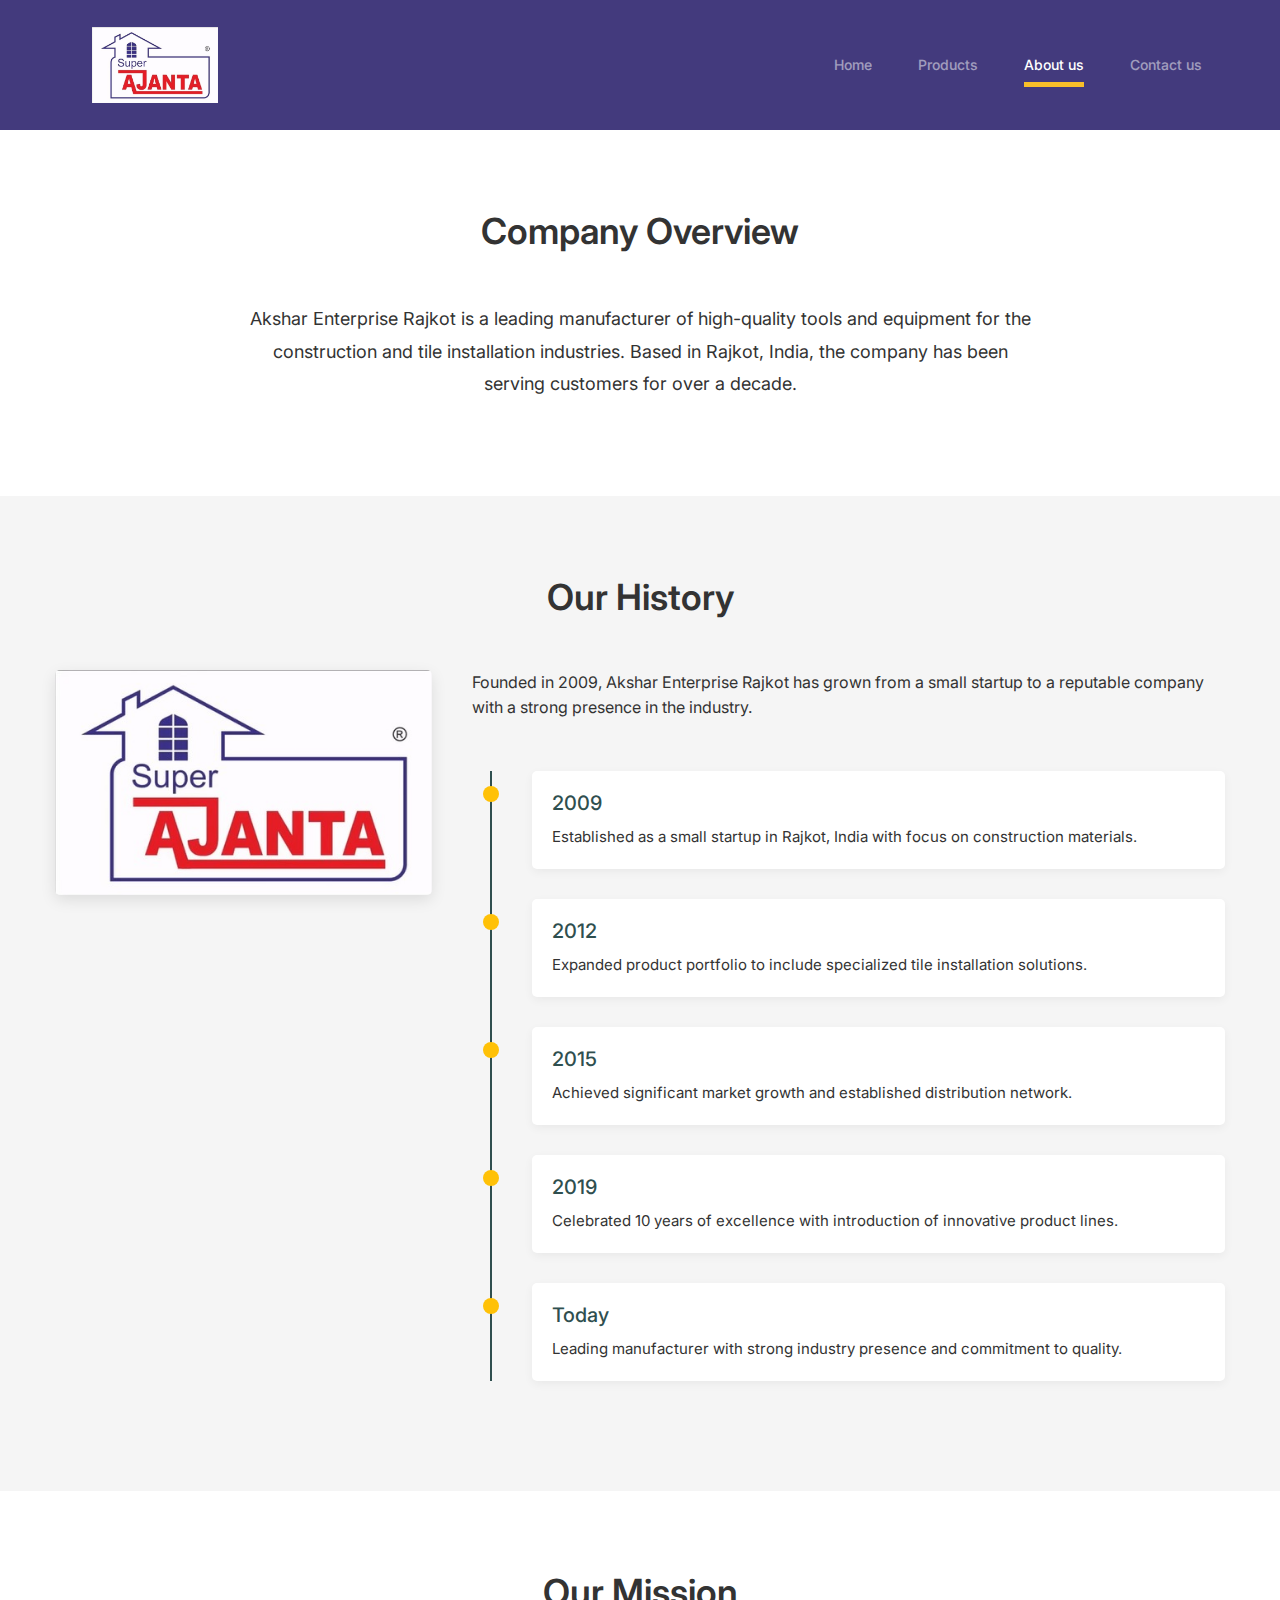
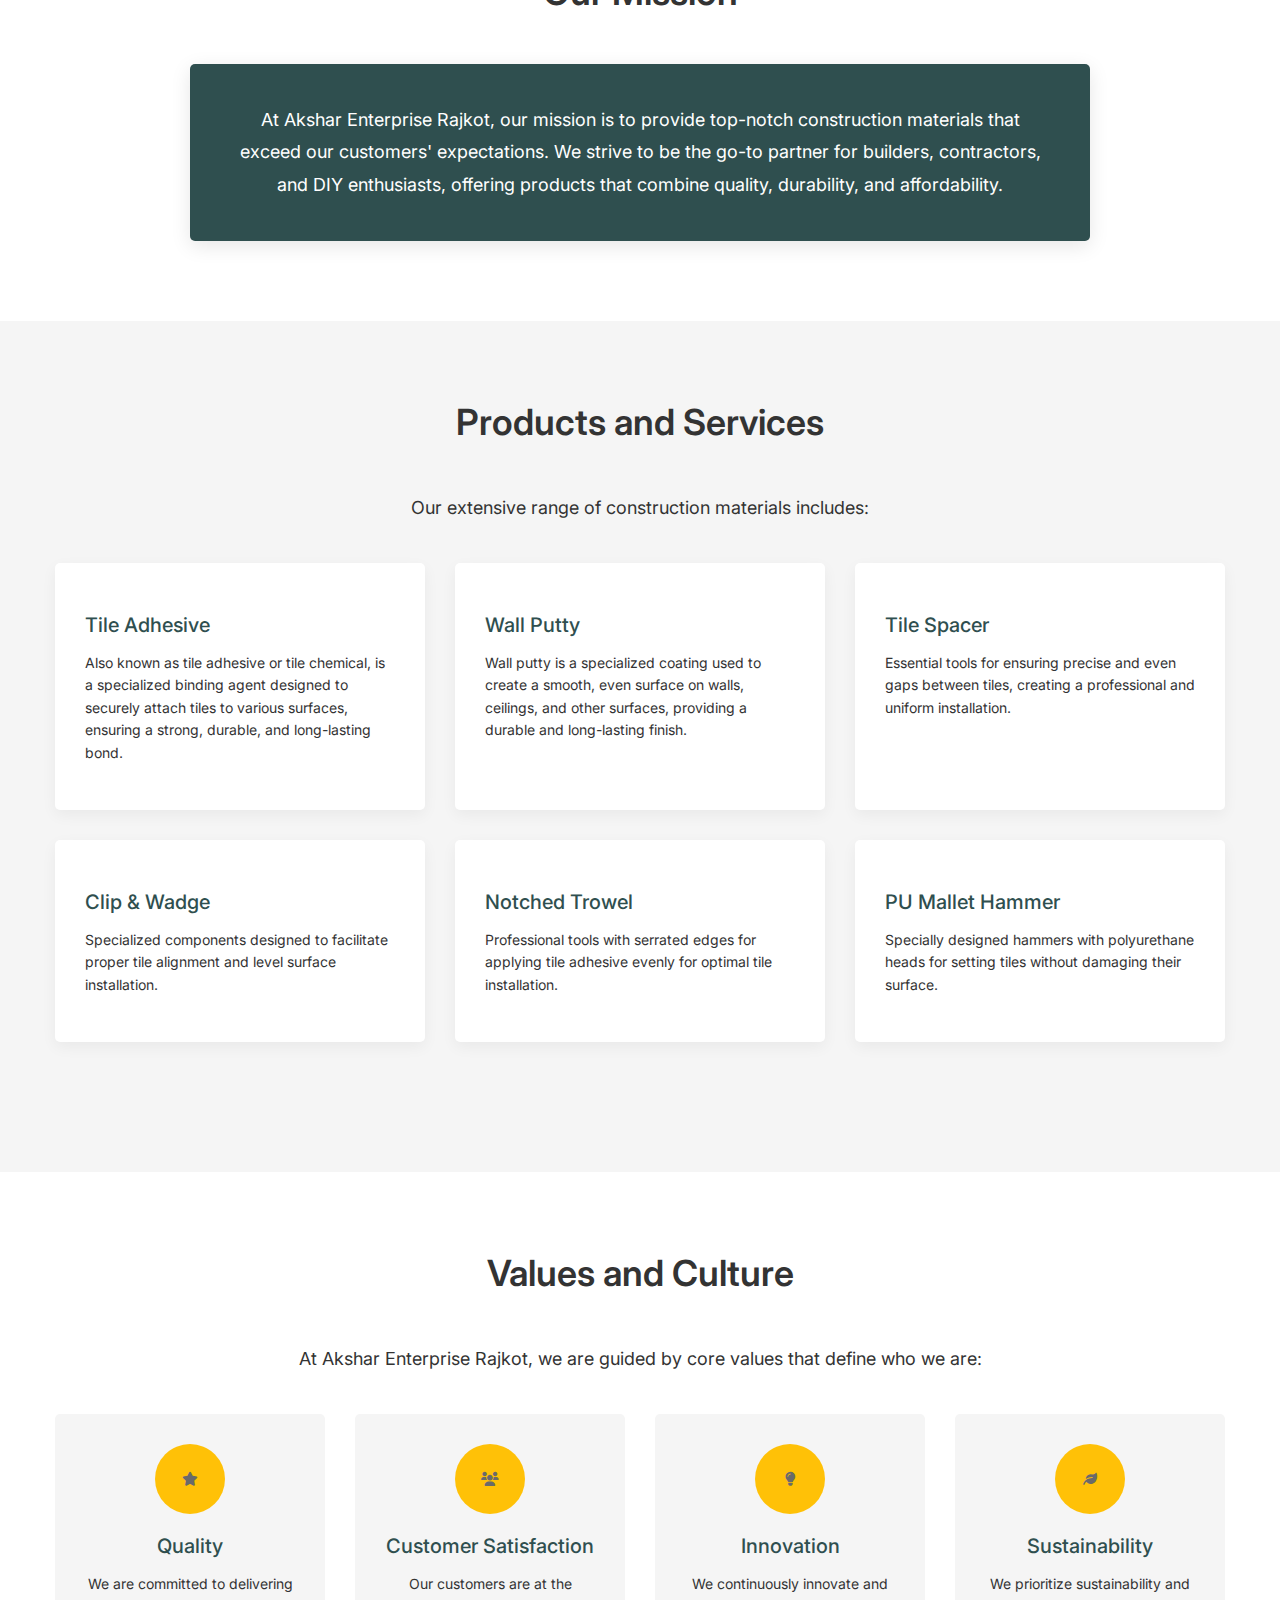
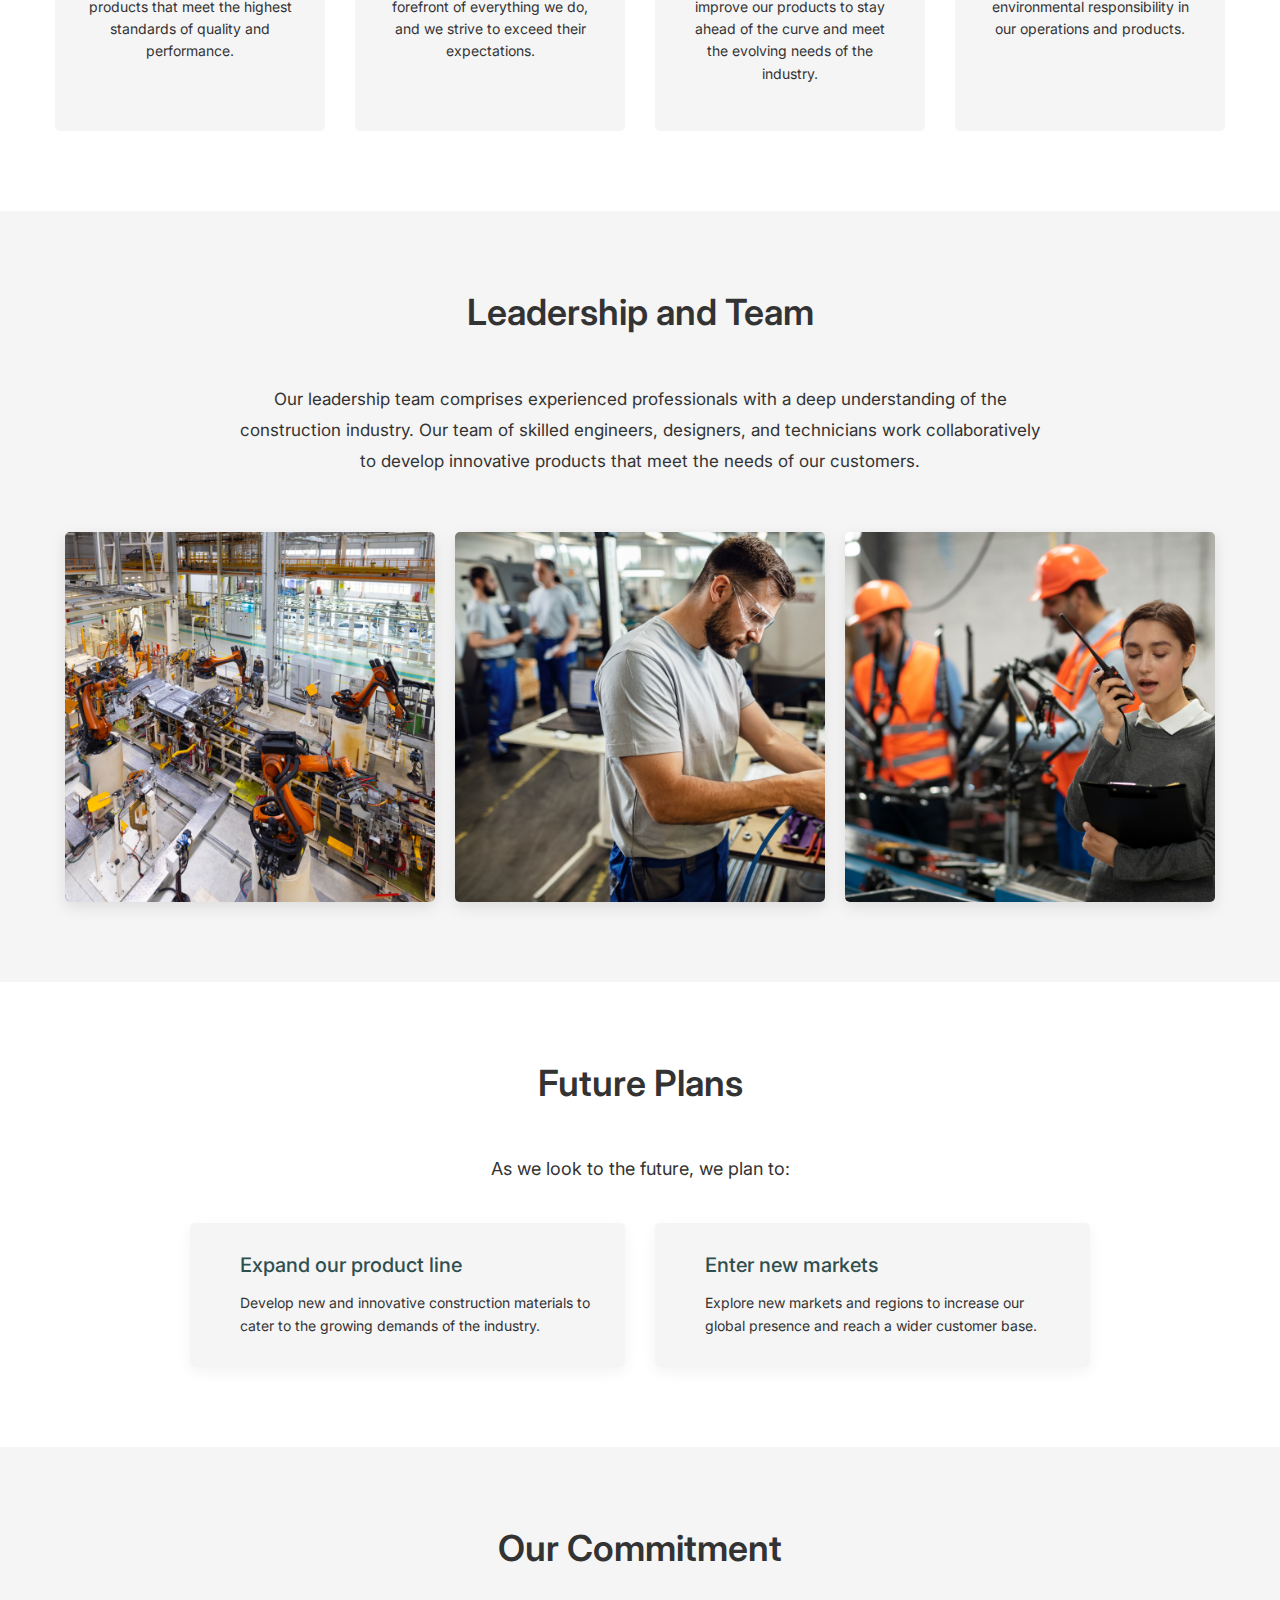
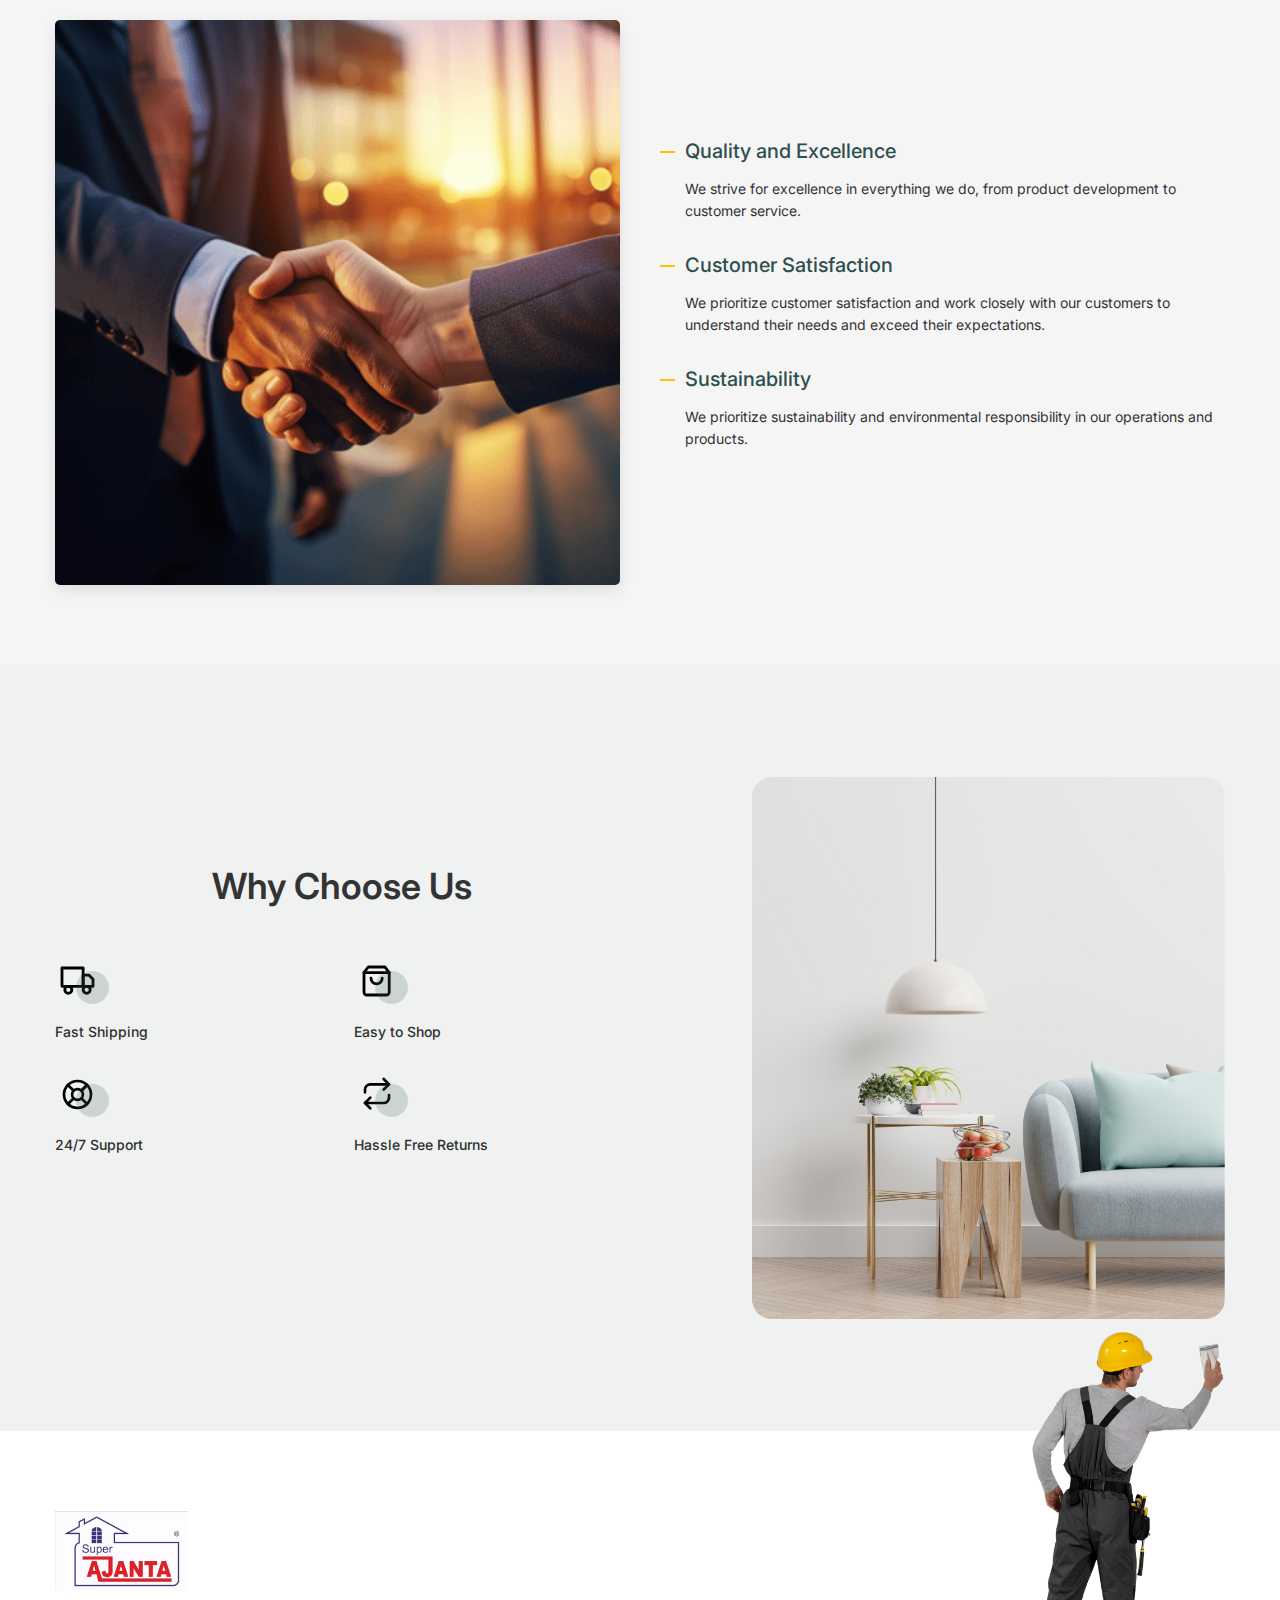
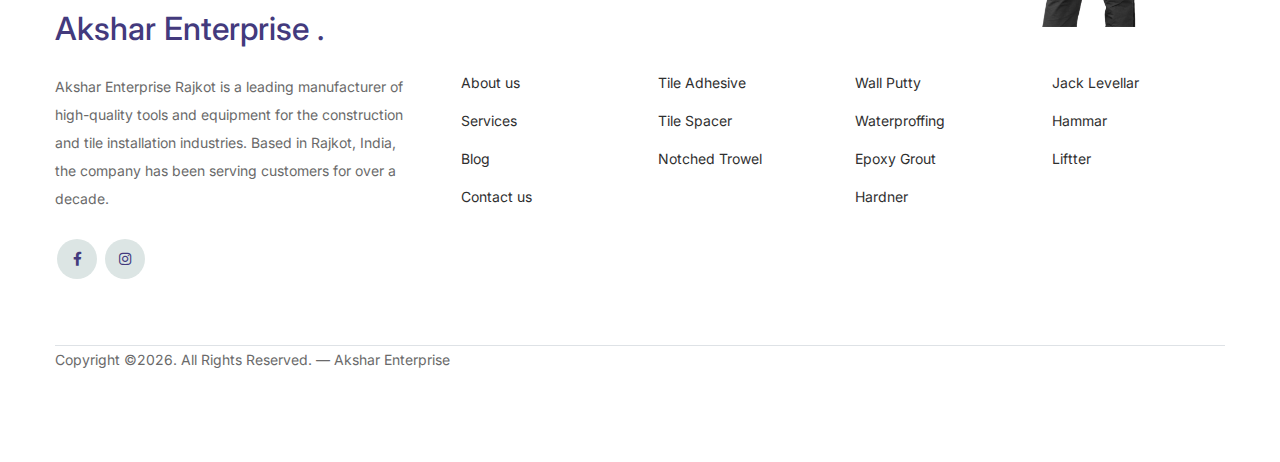
<file: about.html>
<!-- /*
* Bootstrap 5
* Template Name: Furni
* Template Author: Untree.co
* Template URI: https://untree.co/
* License: https://creativecommons.org/licenses/by/3.0/
*/ -->
<!doctype html>
<html lang="en">
<head>
  <meta charset="utf-8">
  <meta name="viewport" content="width=device-width, initial-scale=1, shrink-to-fit=no">
  <meta name="author" content="Untree.co">
  <link rel="shortcut icon" href="/images/LOGO [ajanta R].jpeg.jpg">

  <meta name="description" content="" />
  <meta name="keywords" content="bootstrap, bootstrap4" />

		<!-- Bootstrap CSS -->
		<link href="css/bootstrap.min.css" rel="stylesheet">
		<link href="https://cdnjs.cloudflare.com/ajax/libs/font-awesome/6.0.0-beta3/css/all.min.css" rel="stylesheet">
		<link href="css/tiny-slider.css" rel="stylesheet">
		<link href="css/style.css" rel="stylesheet">
		<link href="css/customdesign.css" rel="stylesheet">

		<title>Akshar Enterprise  </title>
	</head>

	<body>

		<!-- Start Header/Navigation -->
		<nav class="custom-navbar navbar navbar navbar-expand-md navbar-dark bg-dark" arial-label="Furni navigation bar">

			<div class="container">
				<a class="navbar-brand" href="index.html">
					<div class="logo-rect">
					  <img src="images/LOGO [ajanta R].jpeg.jpg" alt="Akshar Enterprise Logo" />
					</div>
				  </a>
				  

				<button class="navbar-toggler" type="button" data-bs-toggle="collapse" data-bs-target="#navbarsFurni" aria-controls="navbarsFurni" aria-expanded="false" aria-label="Toggle navigation">
					<span class="navbar-toggler-icon"></span>
				</button>

				<div class="collapse navbar-collapse" id="navbarsFurni">
					<ul class="custom-navbar-nav navbar-nav ms-auto mb-2 mb-md-0">
						<li class="nav-item ">
							<a class="nav-link" href="index.html">Home</a>
						</li>
						<li><a class="nav-link" href="shop.html">Products</a></li>
						<li class="active"><a class="nav-link" href="about.html">About us</a></li>
						<li><a class="nav-link" href="contact.html">Contact us</a></li>
					</ul>
				</div>
			</div>
				
		</nav>
		<!-- End Header/Navigation -->

		

		<!-- custom section start -->


		<!-- Company Overview Section -->
			<section class="overview-section">
				<div class="container">
				<h2 class="section-title">Company Overview</h2>
				<div class="overview-content">
					<div class="overview-text">
					<p>Akshar Enterprise Rajkot is a leading manufacturer of high-quality tools and equipment for the construction and tile installation industries. Based in Rajkot, India, the company has been serving customers for over a decade.</p>
					</div>
				</div>
				</div>
			</section>
			
			<!-- History Section -->
			<section class="history-section">
				<div class="container">
				<h2 class="section-title">Our History</h2>
				<div class="history-content">
					<div class="history-image">
					<img src="images/products/LOGO [ajanta R].jpeg.jpg" alt="Company History" />
					</div>
					<div class="history-text">
					<p>Founded in 2009, Akshar Enterprise Rajkot has grown from a small startup to a reputable company with a strong presence in the industry.</p>
					<div class="timeline-container">
						<div class="timeline-item">
						<div class="timeline-dot"></div>
						<div class="timeline-content">
							<h3>2009</h3>
							<p>Established as a small startup in Rajkot, India with focus on construction materials.</p>
						</div>
						</div>
						<div class="timeline-item">
						<div class="timeline-dot"></div>
						<div class="timeline-content">
							<h3>2012</h3>
							<p>Expanded product portfolio to include specialized tile installation solutions.</p>
						</div>
						</div>
						<div class="timeline-item">
						<div class="timeline-dot"></div>
						<div class="timeline-content">
							<h3>2015</h3>
							<p>Achieved significant market growth and established distribution network.</p>
						</div>
						</div>
						<div class="timeline-item">
						<div class="timeline-dot"></div>
						<div class="timeline-content">
							<h3>2019</h3>
							<p>Celebrated 10 years of excellence with introduction of innovative product lines.</p>
						</div>
						</div>
						<div class="timeline-item">
						<div class="timeline-dot"></div>
						<div class="timeline-content">
							<h3>Today</h3>
							<p>Leading manufacturer with strong industry presence and commitment to quality.</p>
						</div>
						</div>
					</div>
					</div>
				</div>
				</div>
			</section>
			
			<!-- Mission Statement Section -->
			<section class="mission-section">
				<div class="container">
				<h2 class="section-title">Our Mission</h2>
				<div class="mission-content">
					<div class="mission-box">
					<p>At Akshar Enterprise Rajkot, our mission is to provide top-notch construction materials that exceed our customers' expectations. We strive to be the go-to partner for builders, contractors, and DIY enthusiasts, offering products that combine quality, durability, and affordability.</p>
					</div>
				</div>
				</div>
			</section>
			
			<!-- Products and Services Section -->
			<section class="products-section">
				<div class="container">
				<h2 class="section-title">Products and Services</h2>
				<p class="section-intro">Our extensive range of construction materials includes:</p>
				
				<div class="products-grid">
					<div class="product-item">
					<div class="product-icon">
						<!-- <img src="/api/placeholder/80/80" alt="Tile Adhesive" /> -->
					</div>
					<h3>Tile Adhesive</h3>
					<p>Also known as tile adhesive or tile chemical, is a specialized binding agent designed to securely attach tiles to various surfaces, ensuring a strong, durable, and long-lasting bond.</p>
					</div>
					
					<div class="product-item">
					<div class="product-icon">
						<!-- <img src="/api/placeholder/80/80" alt="Wall Putty" /> -->
					</div>
					<h3>Wall Putty</h3>
					<p>Wall putty is a specialized coating used to create a smooth, even surface on walls, ceilings, and other surfaces, providing a durable and long-lasting finish.</p>
					</div>
					
					<div class="product-item">
					<div class="product-icon">
						<!-- <img src="/api/placeholder/80/80" alt="Tile Spacer" /> -->
					</div>
					<h3>Tile Spacer</h3>
					<p>Essential tools for ensuring precise and even gaps between tiles, creating a professional and uniform installation.</p>
					</div>
					
					<div class="product-item">
					<div class="product-icon">
						<!-- <img src="/api/placeholder/80/80" alt="Clip & Wadge" /> -->
					</div>
					<h3>Clip & Wadge</h3>
					<p>Specialized components designed to facilitate proper tile alignment and level surface installation.</p>
					</div>
					
					<div class="product-item">
					<div class="product-icon">
						<!-- <img src="/api/placeholder/80/80" alt="Notched Trowel" /> -->
					</div>
					<h3>Notched Trowel</h3>
					<p>Professional tools with serrated edges for applying tile adhesive evenly for optimal tile installation.</p>
					</div>
					
					<div class="product-item">
					<div class="product-icon">
						<!-- <img src="/api/placeholder/80/80" alt="PU Mallet Hammer" /> -->
					</div>
					<h3>PU Mallet Hammer</h3>
					<p>Specially designed hammers with polyurethane heads for setting tiles without damaging their surface.</p>
					</div>
				</div>
				
				
				</div>
			</section>
			
			<!-- Values and Culture Section -->
			<section class="values-section">
				<div class="container">
				<h2 class="section-title">Values and Culture</h2>
				<p class="section-intro">At Akshar Enterprise Rajkot, we are guided by core values that define who we are:</p>
				
				<div class="values-container">
					<div class="value-item">
					<div class="value-icon">
						<i class="fa fa-star"></i>
					</div>
					<h3>Quality</h3>
					<p>We are committed to delivering products that meet the highest standards of quality and performance.</p>
					</div>
					
					<div class="value-item">
					<div class="value-icon">
						<i class="fa fa-users"></i>
					</div>
					<h3>Customer Satisfaction</h3>
					<p>Our customers are at the forefront of everything we do, and we strive to exceed their expectations.</p>
					</div>
					
					<div class="value-item">
					<div class="value-icon">
						<i class="fa fa-lightbulb"></i>
					</div>
					<h3>Innovation</h3>
					<p>We continuously innovate and improve our products to stay ahead of the curve and meet the evolving needs of the industry.</p>
					</div>
					
					<div class="value-item">
					<div class="value-icon">
						<i class="fa fa-leaf"></i>
					</div>
					<h3>Sustainability</h3>
					<p>We prioritize sustainability and environmental responsibility in our operations and products.</p>
					</div>
				</div>
				</div>
			</section>
			
			<!-- Leadership and Team Section -->
			<section class="leadership-section">
				<div class="container">
				<h2 class="section-title">Leadership and Team</h2>
				<div class="leadership-content">
					<div class="leadership-text">
					<p>Our leadership team comprises experienced professionals with a deep understanding of the construction industry. Our team of skilled engineers, designers, and technicians work collaboratively to develop innovative products that meet the needs of our customers.</p>
					</div>
					<div class="team-gallery">
					<div class="team-image">
						<img src="images/1.png" alt="Team at Work" />
					</div>
					<div class="team-image">
						<img src="images/2.png" alt="Manufacturing Process" />
					</div>
					<div class="team-image">
						<img src="images/3.png" alt="Quality Control" />
					</div>
					</div>
				</div>
				</div>
			</section>
			
			<!-- Future Plans Section -->
			<section class="future-section">
				<div class="container">
				<h2 class="section-title">Future Plans</h2>
				<div class="future-content">
					<p class="future-intro">As we look to the future, we plan to:</p>
					<div class="future-goals">
					<div class="goal-item">
						<div class="goal-icon">
						<!-- <img src="/api/placeholder/60/60" alt="Product Expansion" /> -->
						</div>
						<div class="goal-text">
						<h3>Expand our product line</h3>
						<p>Develop new and innovative construction materials to cater to the growing demands of the industry.</p>
						</div>
					</div>
					
					<div class="goal-item">
						<div class="goal-icon">
						<!-- <img src="/api/placeholder/60/60" alt="Market Growth" /> -->
						</div>
						<div class="goal-text">
						<h3>Enter new markets</h3>
						<p>Explore new markets and regions to increase our global presence and reach a wider customer base.</p>
						</div>
					</div>
					</div>
				</div>
				</div>
			</section>
			
			<!-- Commitment Section -->
			<section class="commitment-section">
				<div class="container">
				<h2 class="section-title">Our Commitment</h2>
				<div class="commitment-content">
					<div class="commitment-image">
					<img src="images/comit.png" alt="Our Commitment" />
					</div>
					<div class="commitment-list">
					<div class="commitment-item">
						<h3>Quality and Excellence</h3>
						<p>We strive for excellence in everything we do, from product development to customer service.</p>
					</div>
					
					<div class="commitment-item">
						<h3>Customer Satisfaction</h3>
						<p>We prioritize customer satisfaction and work closely with our customers to understand their needs and exceed their expectations.</p>
					</div>
					
					<div class="commitment-item">
						<h3>Sustainability</h3>
						<p>We prioritize sustainability and environmental responsibility in our operations and products.</p>
					</div>
					</div>
				</div>
				</div>
			</section>

		<!-- custom section end -->

		<!-- Start Why Choose Us Section -->
		<div class="why-choose-section">
			<div class="container">
				<div class="row justify-content-between align-items-center">
					<div class="col-lg-6">
						<h2 class="section-title">Why Choose Us</h2>
						<!-- <p>Donec vitae odio quis nisl dapibus malesuada. Nullam ac aliquet velit. Aliquam vulputate velit imperdiet dolor tempor tristique.</p> -->

						<div class="row my-5">
							<div class="col-6 col-md-6">
								<div class="feature">
									<div class="icon">
										<img src="images/truck.svg" alt="Image" class="imf-fluid">
									</div>
									<h3>Fast  Shipping</h3>
									<!-- <p>Donec vitae odio quis nisl dapibus malesuada. Nullam ac aliquet velit. Aliquam vulputate.</p> -->
								</div>
							</div>

							<div class="col-6 col-md-6">
								<div class="feature">
									<div class="icon">
										<img src="images/bag.svg" alt="Image" class="imf-fluid">
									</div>
									<h3>Easy to Shop</h3>
									<!-- <p>Donec vitae odio quis nisl dapibus malesuada. Nullam ac aliquet velit. Aliquam vulputate.</p> -->
								</div>
							</div>

							<div class="col-6 col-md-6">
								<div class="feature">
									<div class="icon">
										<img src="images/support.svg" alt="Image" class="imf-fluid">
									</div>
									<h3>24/7 Support</h3>
									<!-- <p>Donec vitae odio quis nisl dapibus malesuada. Nullam ac aliquet velit. Aliquam vulputate.</p> -->
								</div>
							</div>

							<div class="col-6 col-md-6">
								<div class="feature">
									<div class="icon">
										<img src="images/return.svg" alt="Image" class="imf-fluid">
									</div>
									<h3>Hassle Free Returns</h3>
									<!-- <p>Donec vitae odio quis nisl dapibus malesuada. Nullam ac aliquet velit. Aliquam vulputate.</p> -->
								</div>
							</div>

						</div>
					</div>

					<div class="col-lg-5">
						<div class="img-wrap">
							<img src="images/why-choose-us-img.jpg" alt="Image" class="img-fluid">
						</div>
					</div>

				</div>
			</div>
		</div>
		<!-- End Why Choose Us Section -->

		
		

		<!-- Start Footer Section -->
		<footer class="footer-section">
			<div class="container relative">

				<div class="sofa-img d-none d-sm-block">
					<img src="images/a.png" alt="Image" class="img-fluid">
				</div>

				<div class="row">
					<div class="col-lg-8 d-flex align-items-center justify-content-start mb-4">
						<img src="images/LOGO [ajanta R].jpeg.jpg" alt="Akshar Enterprise Logo" style="max-height: 80px; width: auto;">
					</div>
				</div>

				<div class="row g-5 mb-5">
					<div class="col-lg-4">
						<div class="mb-4 footer-logo-wrap"><a href="#" class="footer-logo">Akshar Enterprise 	<span>.</span></a></div>
						<p class="mb-4">Akshar Enterprise Rajkot is a leading manufacturer
										of high-quality tools and equipment for the construction 
										and tile installation industries. Based in Rajkot, India, 
										the company has been serving customers for over a decade.

						</p>

						
						<ul class="list-unstyled custom-social">
							<li><a href="https://www.instagram.com/superajanta_/"><span class="fa fa-brands fa-facebook-f"></span></a></li>
							<!-- <li><a href="#"><span class="fa fa-brands fa-twitter"></span></a></li> -->
							<li><a href="https://www.instagram.com/superajanta_/"><span class="fa fa-brands fa-instagram"></span></a></li>
							<!-- <li><a href="#"><span class="fa fa-brands fa-linkedin"></span></a></li> -->
						</ul>
					</div>

					<div class="col-lg-8">
						<div class="row links-wrap">
							<div class="col-6 col-sm-6 col-md-3">
								<ul class="list-unstyled">
									<li><a href="#">About us</a></li>
									<li><a href="#">Services</a></li>
									<li><a href="#">Blog</a></li>
									<li><a href="#">Contact us</a></li>
								</ul>
							</div>

							<div class="col-6 col-sm-6 col-md-3">
								<ul class="list-unstyled">
									<li><a href="#">Tile Adhesive</a></li>
									<li><a href="#">Tile Spacer</a></li>
									<li><a href="#">Notched Trowel</a></li>
								</ul>
							</div>

							<div class="col-6 col-sm-6 col-md-3">
								<ul class="list-unstyled">
									<li><a href="#">Wall Putty</a></li>
									<li><a href="#">Waterproffing</a></li>
									<li><a href="#">Epoxy Grout</a></li>
									<li><a href="#">Hardner</a></li>
								</ul>
							</div>

							<div class="col-6 col-sm-6 col-md-3">
								<ul class="list-unstyled">
									<li><a href="#">Jack Levellar</a></li>
									<li><a href="#">Hammar</a></li>
									<li><a href="#">Liftter</a></li>
								</ul>
							</div>
						</div>
					</div>

				</div>

				<div class="border-top copyright">
							<p class="mb-2 text-center text-lg-start">Copyright &copy;<script>document.write(new Date().getFullYear());</script>. All Rights Reserved. &mdash;  Akshar Enterprise<!-- License information: https://untree.co/license/ -->
			</p>
							
						</div>

						

					</div>
				</div>

			</div>
		</footer>
		<!-- End Footer Section -->	


		<script src="js/bootstrap.bundle.min.js"></script>
		<script src="js/tiny-slider.js"></script>
		<script src="js/custom.js"></script>
	</body>

</html>
</file>
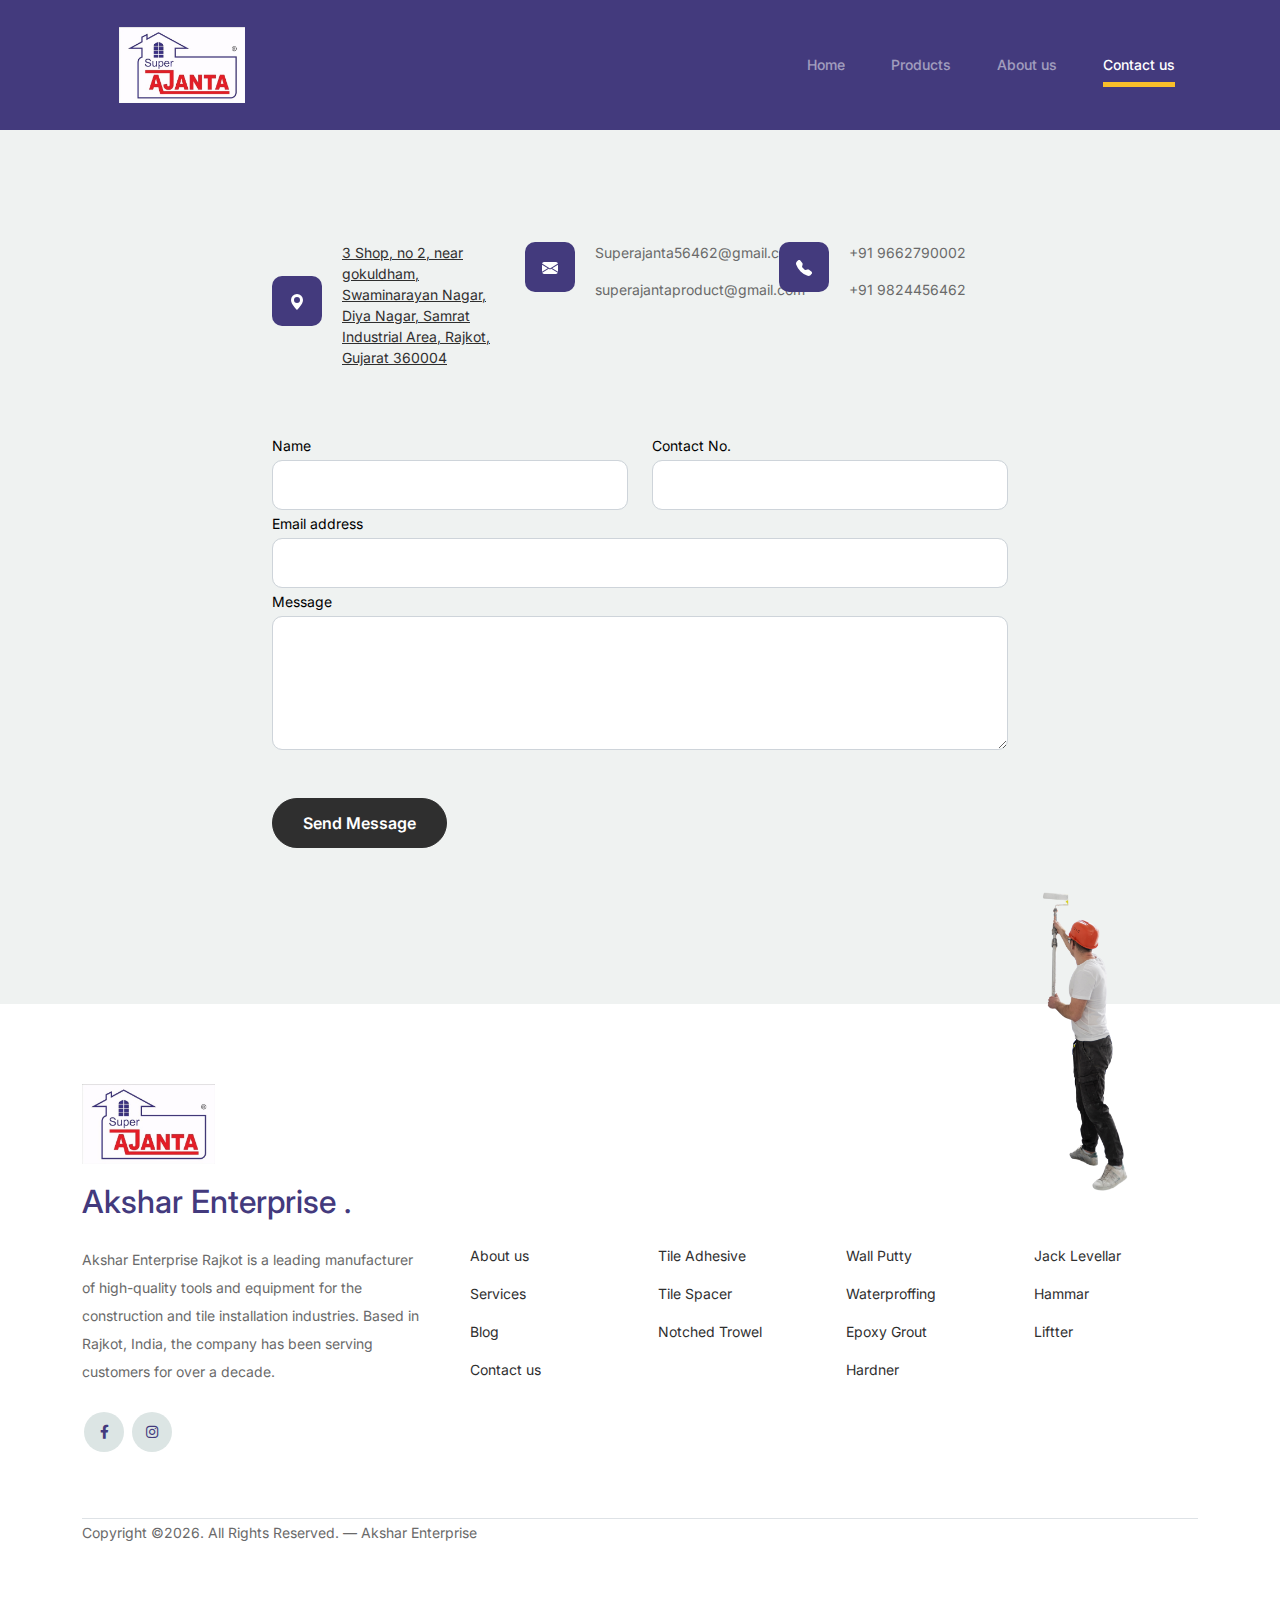
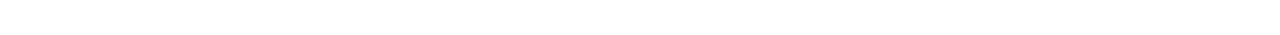
<file: contact.html>
<!-- /*
* Bootstrap 5
* Template Name: Furni
* Template Author: Untree.co
* Template URI: https://untree.co/
* License: https://creativecommons.org/licenses/by/3.0/
*/ -->
<!doctype html>
<html lang="en">
<head>
  <meta charset="utf-8">
  <meta name="viewport" content="width=device-width, initial-scale=1, shrink-to-fit=no">
  <meta name="author" content="Untree.co">
  <link rel="shortcut icon" href="/images/LOGO [ajanta R].jpeg.jpg">

  <meta name="description" content="" />
  <meta name="keywords" content="bootstrap, bootstrap4" />

		<!-- Bootstrap CSS -->
		<link href="css/bootstrap.min.css" rel="stylesheet">
		<link href="https://cdnjs.cloudflare.com/ajax/libs/font-awesome/6.0.0-beta3/css/all.min.css" rel="stylesheet">
		<link href="css/tiny-slider.css" rel="stylesheet">
		<link href="css/style.css" rel="stylesheet">
		<title>Akshar Enterprise  </title>
	</head>

	<body>

		<!-- Start Header/Navigation -->
		<nav class="custom-navbar navbar navbar navbar-expand-md navbar-dark bg-dark" arial-label="Furni navigation bar">

			<div class="container">
				<a class="navbar-brand" href="index.html">
					<div class="logo-rect">
					  <img src="images/LOGO [ajanta R].jpeg.jpg" alt="Akshar Enterprise Logo" />
					</div>
				  </a>
				  

				<button class="navbar-toggler" type="button" data-bs-toggle="collapse" data-bs-target="#navbarsFurni" aria-controls="navbarsFurni" aria-expanded="false" aria-label="Toggle navigation">
					<span class="navbar-toggler-icon"></span>
				</button>

				<div class="collapse navbar-collapse" id="navbarsFurni">
					<ul class="custom-navbar-nav navbar-nav ms-auto mb-2 mb-md-0">
						<li class="nav-item">
							<a class="nav-link" href="index.html">Home</a>
						</li>
						<li><a class="nav-link" href="shop.html">Products</a></li>
						<li><a class="nav-link" href="about.html">About us</a></li>
						<li class="active"><a class="nav-link" href="contact.html">Contact us</a></li>
					</ul>
				</div>
			</div>
				
		</nav>
		<!-- End Header/Navigation -->

		

		
		<!-- Start Contact Form -->
		<div class="untree_co-section">
      <div class="container">

        <div class="block">
          <div class="row justify-content-center">


            <div class="col-md-8 col-lg-8 pb-4">


              <div class="row mb-5">
                <div class="col-lg-4">
                  <div  class="service no-shadow align-items-center link horizontal d-flex active" data-aos="fade-left" data-aos-delay="0">
                    <div class="service-icon color-1 mb-4">
                      <svg xmlns="http://www.w3.org/2000/svg" width="16" height="16" fill="currentColor" class="bi bi-geo-alt-fill" viewBox="0 0 16 16">
                        <path d="M8 16s6-5.686 6-10A6 6 0 0 0 2 6c0 4.314 6 10 6 10zm0-7a3 3 0 1 1 0-6 3 3 0 0 1 0 6z"/>
                      </svg>
                    </div> <!-- /.icon -->
                    <div class="service-contents">
					<p>
						<a href="https://maps.app.goo.gl/AZNJ7H6JNmFL1pZX9" target="_blank">
							3 Shop, no 2, near gokuldham, Swaminarayan Nagar, Diya Nagar, Samrat Industrial Area, Rajkot, Gujarat 360004
						</a>
					</p>
                    </div> <!-- /.service-contents-->
                  </div> <!-- /.service -->
                </div>

                <div class="col-lg-4">
                  <div  class="service no-shadow align-items-center link horizontal d-flex active" data-aos="fade-left" data-aos-delay="0">
                    <div class="service-icon color-1 mb-4">
                      <svg xmlns="http://www.w3.org/2000/svg" width="16" height="16" fill="currentColor" class="bi bi-envelope-fill" viewBox="0 0 16 16">
                        <path d="M.05 3.555A2 2 0 0 1 2 2h12a2 2 0 0 1 1.95 1.555L8 8.414.05 3.555zM0 4.697v7.104l5.803-3.558L0 4.697zM6.761 8.83l-6.57 4.027A2 2 0 0 0 2 14h12a2 2 0 0 0 1.808-1.144l-6.57-4.027L8 9.586l-1.239-.757zm3.436-.586L16 11.801V4.697l-5.803 3.546z"/>
                      </svg>
                    </div> <!-- /.icon -->
                    <div class="service-contents">
                      <p>Superajanta56462@gmail.com</p>
                      <p>superajantaproduct@gmail.com</p>

                    </div> <!-- /.service-contents-->
                  </div> <!-- /.service -->
                </div>

                <div class="col-lg-4">
                  <div  class="service no-shadow align-items-center link horizontal d-flex active" data-aos="fade-left" data-aos-delay="0">
                    <div class="service-icon color-1 mb-4">
                      <svg xmlns="http://www.w3.org/2000/svg" width="16" height="16" fill="currentColor" class="bi bi-telephone-fill" viewBox="0 0 16 16">
                        <path fill-rule="evenodd" d="M1.885.511a1.745 1.745 0 0 1 2.61.163L6.29 2.98c.329.423.445.974.315 1.494l-.547 2.19a.678.678 0 0 0 .178.643l2.457 2.457a.678.678 0 0 0 .644.178l2.189-.547a1.745 1.745 0 0 1 1.494.315l2.306 1.794c.829.645.905 1.87.163 2.611l-1.034 1.034c-.74.74-1.846 1.065-2.877.702a18.634 18.634 0 0 1-7.01-4.42 18.634 18.634 0 0 1-4.42-7.009c-.362-1.03-.037-2.137.703-2.877L1.885.511z"/>
                      </svg>
                    </div> <!-- /.icon -->
                    <div class="service-contents">
                      <p>+91 9662790002</p>
                      <p>+91 9824456462</p>
                    </div> <!-- /.service-contents-->
                  </div> <!-- /.service -->
                </div>
              </div>

              <form id="contactForm">
				<div class="row">
				  <div class="col-6">
					<div class="form-group">
					  <label class="text-black" for="fname">Name </label>
					  <input type="text" class="form-control" id="fname" name="fname">
					</div>
				  </div>
				  <div class="col-6">
					<div class="form-group">
					  <label class="text-black" for="contact">Contact No.</label>
					  <input type="text" class="form-control" id="contact" name="contact">
					</div>
				  </div>
				</div>
				<div class="form-group">
				  <label class="text-black" for="email">Email address</label>
				  <input type="email" class="form-control" id="email" name="email">
				</div>
			  
				<div class="form-group mb-5">
				  <label class="text-black" for="message">Message</label>
				  <textarea class="form-control" id="message" name="message" cols="30" rows="5"></textarea>
				</div>
			  
				<button type="submit" class="btn btn-primary-hover-outline">Send Message</button>
			  </form>
			  
			<script>
				const form = document.getElementById('contactForm');

				form.addEventListener('submit', function (e) {
					e.preventDefault();

					const formData = new FormData(form);
					const data = Object.fromEntries(formData.entries());

					// Check if any field is empty
					if (!data.fname || !data.contact || !data.email || !data.message) {
						showPopup("Please fill out all fields before submitting.", "error");
						return;
					}

					fetch("https://script.google.com/macros/s/AKfycbyK7fn6TvJRO-HG4Qyzqyh79dAtxUTQyDtFDqOJH6stIb3u2D9mHQhw_v3joR5L5TwUcQ/exec", {
						method: "POST",
						mode: "no-cors",
						headers: {
							"Content-Type": "application/json"
						},
						body: JSON.stringify(data)
					}).then(() => {
						showPopup("Form submitted successfully! 🎉", "success");
						form.reset();
					}).catch((error) => {
						showPopup("Oops! Something went wrong 😢", "error");
						console.error("Error:", error);
					});
				});

				function showPopup(message, type) {
					const popup = document.createElement('div');
					popup.className = `popup ${type}`;
					popup.innerText = message;

					document.body.appendChild(popup);

					setTimeout(() => {
						popup.classList.add('show');
					}, 10);

					setTimeout(() => {
						popup.classList.remove('show');
						setTimeout(() => popup.remove(), 300);
					}, 3000);
				}
			</script>

            </div>

          </div>

        </div>

      </div>


    </div>
  </div>

  <!-- End Contact Form -->	

		<!-- Start Footer Section -->
		<footer class="footer-section">
			<div class="container relative">

				<div class="sofa-img d-none d-sm-block">
					<img src="images/b.png" alt="Image" class="img-fluid">
				</div>

				<div class="row">
					<div class="col-lg-8 d-flex align-items-center justify-content-start mb-4">
						<img src="images/LOGO [ajanta R].jpeg.jpg" alt="Akshar Enterprise Logo" style="max-height: 80px; width: auto;">
					</div>
				</div>

				<div class="row g-5 mb-5">
					<div class="col-lg-4">
						<div class="mb-4 footer-logo-wrap"><a href="#" class="footer-logo">Akshar Enterprise 	<span>.</span></a></div>
						<p class="mb-4">Akshar Enterprise Rajkot is a leading manufacturer
										of high-quality tools and equipment for the construction 
										and tile installation industries. Based in Rajkot, India, 
										the company has been serving customers for over a decade.

						</p>

						
						<ul class="list-unstyled custom-social">
							<li><a href="https://www.instagram.com/superajanta_/"><span class="fa fa-brands fa-facebook-f"></span></a></li>
							<!-- <li><a href="#"><span class="fa fa-brands fa-twitter"></span></a></li> -->
							<li><a href="https://www.instagram.com/superajanta_/"><span class="fa fa-brands fa-instagram"></span></a></li>
							<!-- <li><a href="#"><span class="fa fa-brands fa-linkedin"></span></a></li> -->
						</ul>
					</div>

					<div class="col-lg-8">
						<div class="row links-wrap">
							<div class="col-6 col-sm-6 col-md-3">
								<ul class="list-unstyled">
									<li><a href="#">About us</a></li>
									<li><a href="#">Services</a></li>
									<li><a href="#">Blog</a></li>
									<li><a href="#">Contact us</a></li>
								</ul>
							</div>

							<div class="col-6 col-sm-6 col-md-3">
								<ul class="list-unstyled">
									<li><a href="#">Tile Adhesive</a></li>
									<li><a href="#">Tile Spacer</a></li>
									<li><a href="#">Notched Trowel</a></li>
								</ul>
							</div>

							<div class="col-6 col-sm-6 col-md-3">
								<ul class="list-unstyled">
									<li><a href="#">Wall Putty</a></li>
									<li><a href="#">Waterproffing</a></li>
									<li><a href="#">Epoxy Grout</a></li>
									<li><a href="#">Hardner</a></li>
								</ul>
							</div>

							<div class="col-6 col-sm-6 col-md-3">
								<ul class="list-unstyled">
									<li><a href="#">Jack Levellar</a></li>
									<li><a href="#">Hammar</a></li>
									<li><a href="#">Liftter</a></li>
								</ul>
							</div>
						</div>
					</div>

				</div>

				<div class="border-top copyright">
							<p class="mb-2 text-center text-lg-start">Copyright &copy;<script>document.write(new Date().getFullYear());</script>. All Rights Reserved. &mdash;  Akshar Enterprise<!-- License information: https://untree.co/license/ -->
			</p>
							
						</div>

						

					</div>
				</div>

			</div>
		</footer>
		<!-- End Footer Section -->	


		<script src="js/bootstrap.bundle.min.js"></script>
		<script src="js/tiny-slider.js"></script>
		<script src="js/custom.js"></script>
	</body>

</html>
</file>
<file: css/tiny-slider.css>
.tns-outer{padding:0 !important}.tns-outer [hidden]{display:none !important}.tns-outer [aria-controls],.tns-outer [data-action]{cursor:pointer}.tns-slider{-webkit-transition:all 0s;-moz-transition:all 0s;transition:all 0s}.tns-slider>.tns-item{-webkit-box-sizing:border-box;-moz-box-sizing:border-box;box-sizing:border-box}.tns-horizontal.tns-subpixel{white-space:nowrap}.tns-horizontal.tns-subpixel>.tns-item{display:inline-block;vertical-align:top;white-space:normal}.tns-horizontal.tns-no-subpixel:after{content:'';display:table;clear:both}.tns-horizontal.tns-no-subpixel>.tns-item{float:left}.tns-horizontal.tns-carousel.tns-no-subpixel>.tns-item{margin-right:-100%}.tns-no-calc{position:relative;left:0}.tns-gallery{position:relative;left:0;min-height:1px}.tns-gallery>.tns-item{position:absolute;left:-100%;-webkit-transition:transform 0s, opacity 0s;-moz-transition:transform 0s, opacity 0s;transition:transform 0s, opacity 0s}.tns-gallery>.tns-slide-active{position:relative;left:auto !important}.tns-gallery>.tns-moving{-webkit-transition:all 0.25s;-moz-transition:all 0.25s;transition:all 0.25s}.tns-autowidth{display:inline-block}.tns-lazy-img{-webkit-transition:opacity 0.6s;-moz-transition:opacity 0.6s;transition:opacity 0.6s;opacity:0.6}.tns-lazy-img.tns-complete{opacity:1}.tns-ah{-webkit-transition:height 0s;-moz-transition:height 0s;transition:height 0s}.tns-ovh{overflow:hidden}.tns-visually-hidden{position:absolute;left:-10000em}.tns-transparent{opacity:0;visibility:hidden}.tns-fadeIn{opacity:1;filter:alpha(opacity=100);z-index:0}.tns-normal,.tns-fadeOut{opacity:0;filter:alpha(opacity=0);z-index:-1}.tns-vpfix{white-space:nowrap}.tns-vpfix>div,.tns-vpfix>li{display:inline-block}.tns-t-subp2{margin:0 auto;width:310px;position:relative;height:10px;overflow:hidden}.tns-t-ct{width:2333.3333333%;width:-webkit-calc(100% * 70 / 3);width:-moz-calc(100% * 70 / 3);width:calc(100% * 70 / 3);position:absolute;right:0}.tns-t-ct:after{content:'';display:table;clear:both}.tns-t-ct>div{width:1.4285714%;width:-webkit-calc(100% / 70);width:-moz-calc(100% / 70);width:calc(100% / 70);height:10px;float:left}

/*# sourceMappingURL=sourcemaps/tiny-slider.css.map */
</file>
<file: css/style.css>
/*
* Template Name: UntreeStore
* Template Author: Untree.co
* Author URI: https://untree.co/
* License: https://creativecommons.org/licenses/by/3.0/
*/
@import url("https://fonts.googleapis.com/css2?family=Inter:wght@400;500;600;700;800&display=swap");
body {
  overflow-x: hidden;
  position: relative; }

body {
  font-family: "Inter", sans-serif;
  font-weight: 400;
  line-height: 28px;
  color: #6a6a6a;
  font-size: 14px;
  background-color: #eff2f1; }

a {
  text-decoration: none;
  -webkit-transition: .3s all ease;
  -o-transition: .3s all ease;
  transition: .3s all ease;
  color: #2f2f2f;
  text-decoration: underline; }
  a:hover {
    color: #2f2f2f;
    text-decoration: none; }
  a.more {
    font-weight: 600; }

.custom-navbar {
  background: #433a7d !important;
  padding-top: 20px;
  padding-bottom: 20px; }
  .custom-navbar .navbar-brand {
    font-size: 32px;
    font-weight: 600; }
    .custom-navbar .navbar-brand > span {
      opacity: .4; }
  .custom-navbar .navbar-toggler {
    border-color: transparent; }
    .custom-navbar .navbar-toggler:active, .custom-navbar .navbar-toggler:focus {
      -webkit-box-shadow: none;
      box-shadow: none;
      outline: none; }
  @media (min-width: 992px) {
    .custom-navbar .custom-navbar-nav li {
      margin-left: 15px;
      margin-right: 15px; } }
  .custom-navbar .custom-navbar-nav li a {
    font-weight: 500;
    color: #ffffff !important;
    opacity: .5;
    -webkit-transition: .3s all ease;
    -o-transition: .3s all ease;
    transition: .3s all ease;
    position: relative; }
    @media (min-width: 768px) {
      .custom-navbar .custom-navbar-nav li a:before {
        content: "";
        position: absolute;
        bottom: 0;
        left: 8px;
        right: 8px;
        background: #f9bf29;
        height: 5px;
        opacity: 1;
        visibility: visible;
        width: 0;
        -webkit-transition: .15s all ease-out;
        -o-transition: .15s all ease-out;
        transition: .15s all ease-out; } }
    .custom-navbar .custom-navbar-nav li a:hover {
      opacity: 1; }
      .custom-navbar .custom-navbar-nav li a:hover:before {
        width: calc(100% - 16px); }
  .custom-navbar .custom-navbar-nav li.active a {
    opacity: 1; }
    .custom-navbar .custom-navbar-nav li.active a:before {
      width: calc(100% - 16px); }
  .custom-navbar .custom-navbar-cta {
    margin-left: 0 !important;
    -webkit-box-orient: horizontal;
    -webkit-box-direction: normal;
    -ms-flex-direction: row;
    flex-direction: row; }
    @media (min-width: 768px) {
      .custom-navbar .custom-navbar-cta {
        margin-left: 40px !important; } }
    .custom-navbar .custom-navbar-cta li {
      margin-left: 0px;
      margin-right: 0px; }
      .custom-navbar .custom-navbar-cta li:first-child {
        margin-right: 20px; }

/* logo style */
        .logo-rect {
					height: 80px; /* make it big and bold */
					width: 200px; /* adjust depending on your logo shape */
					border: 2px solid transparent; /* remove border or add a custom one */
					border-radius: 6px; /* optional: smooth corners */
					display: flex;
					align-items: center;
					justify-content: center;
					overflow: hidden; /* keeps the image inside the box clean */
					background-color: transparent; /* no white bg at all */
				  }
				  
				  .logo-rect img {
					height: 100%;
					width: auto;
					object-fit: contain;
				  }


          	/* Hero Section Styling */
.hero-section {
  width: 100%;
  min-height: 100vh;
  background: linear-gradient(135deg, #433a7d, #433a7d );
  display: flex;
  align-items: center;
  justify-content: center;
  padding: 60px 20px;
  font-family: 'Segoe UI', sans-serif;
  color: #f1f1f1;
}

.hero-container {
  display: flex;
  flex-direction: row;
  align-items: center;
  justify-content: space-between;
  max-width: 1300px;
  width: 100%;
  gap: 40px;
  flex-wrap: wrap;
}

.hero-text {
  flex: 1;
  max-width: 550px;
  /* background: rgba(255, 255, 255, 0.08); */
  padding: 90px;
  border-radius: 20px;
  backdrop-filter: blur(8px);
  /* box-shadow: 0 15px 40px rgba(0, 0, 0, 0.3); */
  color: #ffffff;
  margin-bottom: 100px;
}

.hero-text h1 {
  font-size: 2.5rem;
  font-weight: 700;
  color: #ffffff;
  margin-bottom: 20px;
}

.hero-text h1 span {
  display: block;
  font-size: 1.5rem;
  font-weight: 400;
  color: #d1d1f1;
}

.hero-text .quote {
  font-size: 1rem;
  font-style: italic;
  color: #c3c3e5;
  margin-bottom: 25px;
}



.hero-btn:hover {
  background-color: #3e8e41;
}

.hero-image {
  flex: 1;
  text-align: center;
}

.hero-image img {
  max-width: 100%;
  height: auto;
  border-radius: 20px;
  box-shadow: 0 15px 30px rgba(0,0,0,0.25);
  margin-bottom: 100px;
}
@media (max-width: 992px) {
  .hero-container {
    flex-direction: column;
    align-items: center;
    gap: 60px;
  }

  .hero-text {
    padding: 60px 30px;
    text-align: center;
    margin-bottom: 0;
  }

  .hero-text h1 {
    font-size: 2rem;
  }

  .hero-text h1 span {
    font-size: 1.25rem;
  }

  .hero-image {
    width: 100%;
  }

  .hero-image img {
    max-width: 70%;
  }
}

@media (max-width: 768px) {
  .hero-text {
    padding: 40px 20px;
  }

  .hero-text h1 {
    font-size: 1.8rem;
  }

  .hero-text h1 span {
    font-size: 1.1rem;
  }

  .hero-image img {
    max-width: 85%;
  }
}

@media (max-width: 480px) {
  .hero-text h1 {
    font-size: 1.5rem;
  }

  .hero-text h1 span {
    font-size: 1rem;
  }

  .hero-text .quote {
    font-size: 0.9rem;
  }

  .hero-image img {
    max-width: 100%;
  }
}
.auto-scroll-section {
            padding: 60px 0;
            background-color: #f8f9fa;
            overflow: hidden;
        }

        .section-header {
            text-align: center;
            margin-bottom: 50px;
        }

        .section-header h2 {
            font-size: 2.5rem;
            font-weight: 700;
            color: #333;
            margin-bottom: 15px;
        }

        .section-header p {
            font-size: 1.1rem;
            color: #666;
            max-width: 600px;
            margin: 0 auto;
        }

        .scroll-container {
            width: 100%;
            overflow: hidden;
            position: relative;
            padding: 20px 0;
        }

        .products-track {
            display: flex;
            gap: 30px;
            animation: scroll 60s linear infinite;
            width: max-content;
        }

        .products-track:hover {
            animation-play-state: paused;
        }

        .product-card {
            flex: 0 0 280px;
            background: white;
            border-radius: 15px;
            box-shadow: 0 8px 25px rgba(0,0,0,0.1);
            overflow: hidden;
            transition: all 0.3s ease;
            cursor: pointer;
        }

        .product-card:hover {
            transform: translateY(-10px);
            box-shadow: 0 15px 40px rgba(0,0,0,0.15);
        }

        .product-image {
            width: 100%;
            height: 200px;
            overflow: hidden;
            position: relative;
        }

        .product-image img {
            width: 100%;
            height: 100%;
            object-fit: cover;
            transition: transform 0.3s ease;
        }

        .product-card:hover .product-image img {
            transform: scale(1.05);
        }

        .product-info {
            padding: 20px;
        }

        .product-title {
            font-size: 1.2rem;
            font-weight: 600;
            color: #333;
            margin-bottom: 8px;
            line-height: 1.4;
        }

        .product-price {
            font-size: 1.3rem;
            font-weight: 700;
            color: #433a7d;
            margin-bottom: 15px;
        }

        .enquire-btn {
            width: 100%;
            padding: 12px;
            background: linear-gradient(135deg, #433a7d, #5a4fcf);
            color: white;
            border: none;
            border-radius: 8px;
            font-weight: 600;
            cursor: pointer;
            transition: all 0.3s ease;
            text-decoration: none;
            display: inline-block;
            text-align: center;
        }

        .enquire-btn:hover {
            background: linear-gradient(135deg, #372f6b, #4a42b8);
            transform: translateY(-2px);
            color: white;
            text-decoration: none;
        }

        @keyframes scroll {
            0% {
                transform: translateX(0);
            }
            100% {
                transform: translateX(-50%);
            }
        }

        /* Responsive Design */
        @media (max-width: 768px) {
            .product-card {
                flex: 0 0 250px;
            }
            
            .section-header h2 {
                font-size: 2rem;
            }
            
            .products-track {
                gap: 20px;
            }
        }

        @media (max-width: 480px) {
            .product-card {
                flex: 0 0 220px;
            }
            
            .section-header h2 {
                font-size: 1.8rem;
            }
            
            .auto-scroll-section {
                padding: 40px 0;
            }
        }

        /* Loading state */
        .loading {
            text-align: center;
            padding: 60px 0;
            color: #666;
        }

        .loading-spinner {
            width: 50px;
            height: 50px;
            border: 4px solid #f3f3f3;
            border-top: 4px solid #433a7d;
            border-radius: 50%;
            animation: spin 1s linear infinite;
            margin: 0 auto 20px;
        }

        @keyframes spin {
            0% { transform: rotate(0deg); }
            100% { transform: rotate(360deg); }
        }
        
.hero {
  background: #433a7d;
  padding: calc(4rem - 30px) 0 0rem 0; }
  @media (min-width: 768px) {
    .hero {
      padding: calc(4rem - 30px) 0 4rem 0; } }
  @media (min-width: 992px) {
    .hero {
      padding: calc(8rem - 30px) 0 8rem 0; } }
  .hero .intro-excerpt {
    position: relative;
    z-index: 4; }
    @media (min-width: 992px) {
      .hero .intro-excerpt {
        max-width: 450px; } }
  .hero h1 {
    font-weight: 700;
    color: #ffffff;
    margin-bottom: 30px; }
    @media (min-width: 1400px) {
      .hero h1 {
        font-size: 54px; } }
  .hero p {
    color: rgba(255, 255, 255, 0.5);
    margin-botom: 30px; }
  .hero .hero-img-wrap {
    position: relative; }
    .hero .hero-img-wrap img {
      position: relative;
      top: 0px;
      right: 0px;
      z-index: 2;
      max-width: 780px;
      left: -20px; }
      @media (min-width: 768px) {
        .hero .hero-img-wrap img {
          right: 0px;
          left: -100px; } }
      @media (min-width: 992px) {
        .hero .hero-img-wrap img {
          left: 0px;
          top: -80px;
          position: absolute;
          right: -50px; } }
      @media (min-width: 1200px) {
        .hero .hero-img-wrap img {
          left: 0px;
          top: -80px;
          right: -100px; } }
    .hero .hero-img-wrap:after {
      content: "";
      position: absolute;
      width: 255px;
      height: 217px;
      background-image: url("../images/dots-light.svg");
      background-size: contain;
      background-repeat: no-repeat;
      right: -100px;
      top: -0px; }
      @media (min-width: 1200px) {
        .hero .hero-img-wrap:after {
          top: -40px; } }

.btn {
  font-weight: 600;
  padding: 12px 30px;
  border-radius: 30px;
  color: #ffffff;
  background: #2f2f2f;
  border-color: #2f2f2f; 
margin-bottom: 20px;}
  .btn:hover {
    color: #ffffff;
    background: #222222;
    border-color: #222222; }
  .btn:active, .btn:focus {
    outline: none !important;
    -webkit-box-shadow: none;
    box-shadow: none; }
  .btn.btn-primary {
    background: #433a7d;
    border-color: #433a7d; }
    .btn.btn-primary:hover {
      background: #314d43;
      border-color: #314d43; }
  .btn.btn-secondary {
    color: #2f2f2f;
    background: #f9bf29;
    border-color: #f9bf29; }
    .btn.btn-secondary:hover {
      background: #f8b810;
      border-color: #f8b810; }
  .btn.btn-white-outline {
    background: transparent;
    border-width: 2px;
    border-color: rgba(255, 255, 255, 0.3); }
    .btn.btn-white-outline:hover {
      border-color: white;
      color: #ffffff; }

.section-title {
  color: #2f2f2f; }

.product-section {
  padding: 7rem 0; }
  .product-section .product-item {
    text-align: center;
    text-decoration: none;
    display: block;
    position: relative;
    padding-bottom: 50px;
    cursor: pointer; }
    .product-section .product-item .product-thumbnail {
      margin-bottom: 30px;
      position: relative;
      top: 0;
      -webkit-transition: .3s all ease;
      -o-transition: .3s all ease;
      transition: .3s all ease; }
    .product-section .product-item h3 {
      font-weight: 600;
      font-size: 16px; }
    .product-section .product-item strong {
      font-weight: 800 !important;
      font-size: 18px !important; }
    .product-section .product-item h3, .product-section .product-item strong {
      color: #2f2f2f;
      text-decoration: none; }
    .product-section .product-item .icon-cross {
      position: absolute;
      width: 35px;
      height: 35px;
      display: inline-block;
      background: #2f2f2f;
      bottom: 15px;
      left: 50%;
      -webkit-transform: translateX(-50%);
      -ms-transform: translateX(-50%);
      transform: translateX(-50%);
      margin-bottom: -17.5px;
      border-radius: 50%;
      opacity: 0;
      visibility: hidden;
      -webkit-transition: .3s all ease;
      -o-transition: .3s all ease;
      transition: .3s all ease; }
      .product-section .product-item .icon-cross img {
        position: absolute;
        left: 50%;
        top: 50%;
        -webkit-transform: translate(-50%, -50%);
        -ms-transform: translate(-50%, -50%);
        transform: translate(-50%, -50%); }
    .product-section .product-item:before {
      bottom: 0;
      left: 0;
      right: 0;
      position: absolute;
      content: "";
      background: #dce5e4;
      height: 0%;
      z-index: -1;
      border-radius: 10px;
      -webkit-transition: .3s all ease;
      -o-transition: .3s all ease;
      transition: .3s all ease; }
    .product-section .product-item:hover .product-thumbnail {
      top: -25px; }
    .product-section .product-item:hover .icon-cross {
      bottom: 0;
      opacity: 1;
      visibility: visible; }
    .product-section .product-item:hover:before {
      height: 70%; }

/* Category Section Styling */
.category-section {
  padding: 40px 0;
  background-color: #f8f9fa;
}

.section-title {
  font-size: 32px;
  font-weight: 500;
  margin-bottom: 30px;
  color: #2f2f2f;
}

/* //description popup */

.modal {
  display: none;
  position: fixed;
  z-index: 1000;
  left: 0;
  top: 0;
  width: 100%;
  height: 100%;
  background: rgba(0,0,0,0.5);
}

.modal-content {
  background: #fff;
  margin: 10% auto;
  padding: 20px;
  border-radius: 10px;
  width: 80%;
  max-width: 500px;
  position: relative;
}

.close {
  position: absolute;
  top: 10px;
  right: 20px;
  font-size: 24px;
  cursor: pointer;
}

/* end */

.category-filter {
  display: flex;
  flex-wrap: wrap;
  justify-content: center;
  gap: 10px;
  margin-bottom: 40px;
}

.category-btn {
  padding: 10px 20px;
  background-color: #fff;
  border: 1px solid #ddd;
  border-radius: 30px;
  color: #2f2f2f;
  cursor: pointer;
  transition: all 0.3s ease;
  font-size: 14px;
}

.category-btn:hover {
  background-color: #433a7d;
  color: #fff;
  border-color: #433a7d;
}

.category-btn.active {
  background-color: #433a7d;
  color: #fff;
  border-color: #433a7d;
}

/* Animation for filtering */
.product-item {
  transition: all 0.4s ease;
}

.product-item.hide {
  opacity: 0;
  transform: scale(0.8);
  position: absolute;
  z-index: -1;
}

/* Responsive adjustments */
@media (max-width: 768px) {
  .category-btn {
    padding: 8px 15px;
    font-size: 12px;
  }
  
  .section-title {
    font-size: 28px;
  }
}

/*  dropddown category */
.dropdown {
  position: relative;
  }

  .dropdown-menu {
  left: 2% !important;
  transform: translateX(-50%);
  }


  /* readmore popup */

  .popup {
    position: fixed;
    bottom: 20px;
    right: 20px;
    padding: 15px 20px;
    border-radius: 5px;
    font-size: 16px;
    color: #fff;
    opacity: 0;
    transform: translateY(20px);
    transition: all 0.3s ease;
    z-index: 1000;
  }

  .popup.show {
    opacity: 1;
    transform: translateY(0);
  }

  .popup.success {
    background-color: #28a745;
  }

  .popup.error {
    background-color: #dc3545;
  } 

.why-choose-section {
  padding: 7rem 0; }
  .why-choose-section .img-wrap {
    position: relative; }
    .why-choose-section .img-wrap:before {
      position: absolute;
      content: "";
      width: 255px;
      height: 217px;
      /* background-image: url("../images/dots-yellow.svg"); */
      background-repeat: no-repeat;
      background-size: contain;
      -webkit-transform: translate(-40%, -40%);
      -ms-transform: translate(-40%, -40%);
      transform: translate(-40%, -40%);
      z-index: -1; }
    .why-choose-section .img-wrap img {
      border-radius: 20px; }

.feature {
  margin-bottom: 30px; }
  .feature .icon {
    display: inline-block;
    position: relative;
    margin-bottom: 20px; }
    .feature .icon:before {
      content: "";
      width: 33px;
      height: 33px;
      position: absolute;
      background: rgba(59, 93, 80, 0.2);
      border-radius: 50%;
      right: -8px;
      bottom: 0; }
  .feature h3 {
    font-size: 14px;
    color: #2f2f2f; }
  .feature p {
    font-size: 14px;
    line-height: 22px;
    color: #6a6a6a; }

.we-help-section {
  padding: 7rem 0; }
  .we-help-section .imgs-grid {
    display: -ms-grid;
    display: grid;
    -ms-grid-columns: (1fr)[27];
    grid-template-columns: repeat(27, 1fr);
    position: relative; }
    .we-help-section .imgs-grid:before {
      position: absolute;
      content: "";
      width: 255px;
      height: 217px;
      /* background-image: url("../images/dots-green.svg"); */
      background-size: contain;
      background-repeat: no-repeat;
      -webkit-transform: translate(-40%, -40%);
      -ms-transform: translate(-40%, -40%);
      transform: translate(-40%, -40%);
      z-index: -1; }
    .we-help-section .imgs-grid .grid {
      position: relative; }
      .we-help-section .imgs-grid .grid img {
        border-radius: 20px;
        max-width: 100%; }
      .we-help-section .imgs-grid .grid.grid-1 {
        -ms-grid-column: 1;
        -ms-grid-column-span: 18;
        grid-column: 1 / span 18;
        -ms-grid-row: 1;
        -ms-grid-row-span: 27;
        grid-row: 1 / span 27; }
      .we-help-section .imgs-grid .grid.grid-2 {
        -ms-grid-column: 19;
        -ms-grid-column-span: 27;
        grid-column: 19 / span 27;
        -ms-grid-row: 1;
        -ms-grid-row-span: 5;
        grid-row: 1 / span 5;
        padding-left: 20px; }
      .we-help-section .imgs-grid .grid.grid-3 {
        -ms-grid-column: 14;
        -ms-grid-column-span: 16;
        grid-column: 14 / span 16;
        -ms-grid-row: 6;
        -ms-grid-row-span: 27;
        grid-row: 6 / span 27;
        padding-top: 20px; }

.custom-list {
  width: 100%; }
  .custom-list li {
    display: inline-block;
    width: calc(50% - 20px);
    margin-bottom: 12px;
    line-height: 1.5;
    position: relative;
    padding-left: 20px; }
    .custom-list li:before {
      content: "";
      width: 8px;
      height: 8px;
      border-radius: 50%;
      border: 2px solid #433a7d;
      position: absolute;
      left: 0;
      top: 8px; }

.popular-product {
  padding: 0 0 7rem 0; }
  .popular-product .product-item-sm h3 {
    font-size: 14px;
    font-weight: 700;
    color: #2f2f2f; }
  .popular-product .product-item-sm a {
    text-decoration: none;
    color: #2f2f2f;
    -webkit-transition: .3s all ease;
    -o-transition: .3s all ease;
    transition: .3s all ease; }
    .popular-product .product-item-sm a:hover {
      color: rgba(47, 47, 47, 0.5); }
  .popular-product .product-item-sm p {
    line-height: 1.4;
    margin-bottom: 10px;
    font-size: 14px; }
  .popular-product .product-item-sm .thumbnail {
    margin-right: 10px;
    -webkit-box-flex: 0;
    -ms-flex: 0 0 120px;
    flex: 0 0 120px;
    position: relative; }
    .popular-product .product-item-sm .thumbnail:before {
      content: "";
      position: absolute;
      border-radius: 20px;
      background: #dce5e4;
      width: 98px;
      height: 98px;
      top: 50%;
      left: 50%;
      -webkit-transform: translate(-50%, -50%);
      -ms-transform: translate(-50%, -50%);
      transform: translate(-50%, -50%);
      z-index: -1; }

.testimonial-section {
  padding: 3rem 0 7rem 0; }

.testimonial-slider-wrap {
  position: relative; }
  .testimonial-slider-wrap .tns-inner {
    padding-top: 30px; }
  .testimonial-slider-wrap .item .testimonial-block blockquote {
    font-size: 16px; }
    @media (min-width: 768px) {
      .testimonial-slider-wrap .item .testimonial-block blockquote {
        line-height: 32px;
        font-size: 18px; } }
  .testimonial-slider-wrap .item .testimonial-block .author-info .author-pic {
    margin-bottom: 20px; }
    .testimonial-slider-wrap .item .testimonial-block .author-info .author-pic img {
      max-width: 80px;
      border-radius: 50%; }
  .testimonial-slider-wrap .item .testimonial-block .author-info h3 {
    font-size: 14px;
    font-weight: 700;
    color: #2f2f2f;
    margin-bottom: 0; }
  .testimonial-slider-wrap #testimonial-nav {
    position: absolute;
    top: 50%;
    z-index: 99;
    width: 100%;
    display: none; }
    @media (min-width: 768px) {
      .testimonial-slider-wrap #testimonial-nav {
        display: block; } }
    .testimonial-slider-wrap #testimonial-nav > span {
      cursor: pointer;
      position: absolute;
      width: 58px;
      height: 58px;
      line-height: 58px;
      border-radius: 50%;
      background: rgba(59, 93, 80, 0.1);
      color: #2f2f2f;
      -webkit-transition: .3s all ease;
      -o-transition: .3s all ease;
      transition: .3s all ease; }
      .testimonial-slider-wrap #testimonial-nav > span:hover {
        background: #433a7d;
        color: #ffffff; }
    .testimonial-slider-wrap #testimonial-nav .prev {
      left: -10px; }
    .testimonial-slider-wrap #testimonial-nav .next {
      right: 0; }
  .testimonial-slider-wrap .tns-nav {
    position: absolute;
    bottom: -50px;
    left: 50%;
    -webkit-transform: translateX(-50%);
    -ms-transform: translateX(-50%);
    transform: translateX(-50%); }
    .testimonial-slider-wrap .tns-nav button {
      background: none;
      border: none;
      display: inline-block;
      position: relative;
      width: 0 !important;
      height: 7px !important;
      margin: 2px; }
      .testimonial-slider-wrap .tns-nav button:active, .testimonial-slider-wrap .tns-nav button:focus, .testimonial-slider-wrap .tns-nav button:hover {
        outline: none;
        -webkit-box-shadow: none;
        box-shadow: none;
        background: none; }
      .testimonial-slider-wrap .tns-nav button:before {
        display: block;
        width: 7px;
        height: 7px;
        left: 0;
        top: 0;
        position: absolute;
        content: "";
        border-radius: 50%;
        -webkit-transition: .3s all ease;
        -o-transition: .3s all ease;
        transition: .3s all ease;
        background-color: #d6d6d6; }
      .testimonial-slider-wrap .tns-nav button:hover:before, .testimonial-slider-wrap .tns-nav button.tns-nav-active:before {
        background-color: #433a7d; }

.before-footer-section {
  padding: 7rem 0 12rem 0 !important; }

.blog-section {
  padding: 7rem 0 12rem 0; }
  .blog-section .post-entry a {
    text-decoration: none; }
  .blog-section .post-entry .post-thumbnail {
    display: block;
    margin-bottom: 20px; }
    .blog-section .post-entry .post-thumbnail img {
      border-radius: 20px;
      -webkit-transition: .3s all ease;
      -o-transition: .3s all ease;
      transition: .3s all ease; }
  .blog-section .post-entry .post-content-entry {
    padding-left: 15px;
    padding-right: 15px; }
    .blog-section .post-entry .post-content-entry h3 {
      font-size: 16px;
      margin-bottom: 0;
      font-weight: 600;
      margin-bottom: 7px; }
    .blog-section .post-entry .post-content-entry .meta {
      font-size: 14px; }
      .blog-section .post-entry .post-content-entry .meta a {
        font-weight: 600; }
  .blog-section .post-entry:hover .post-thumbnail img, .blog-section .post-entry:focus .post-thumbnail img {
    opacity: .7; }

.footer-section {
  padding: 80px 0;
  background: #ffffff; }
  .footer-section .relative {
    position: relative; }
  .footer-section a {
    text-decoration: none;
    color: #2f2f2f;
    -webkit-transition: .3s all ease;
    -o-transition: .3s all ease;
    transition: .3s all ease; }
    .footer-section a:hover {
      color: rgba(47, 47, 47, 0.5); }
  .footer-section .subscription-form {
    margin-bottom: 40px;
    position: relative;
    z-index: 2;
    margin-top: 100px; }
    @media (min-width: 992px) {
      .footer-section .subscription-form {
        margin-top: 0px;
        margin-bottom: 80px; } }
    .footer-section .subscription-form h3 {
      font-size: 18px;
      font-weight: 500;
      color: #433a7d; }
    .footer-section .subscription-form .form-control {
      height: 50px;
      border-radius: 10px;
      font-family: "Inter", sans-serif; }
      .footer-section .subscription-form .form-control:active, .footer-section .subscription-form .form-control:focus {
        outline: none;
        -webkit-box-shadow: none;
        box-shadow: none;
        border-color: #433a7d;
        -webkit-box-shadow: 0 1px 4px 0 rgba(0, 0, 0, 0.2);
        box-shadow: 0 1px 4px 0 rgba(0, 0, 0, 0.2); }
      .footer-section .subscription-form .form-control::-webkit-input-placeholder {
        font-size: 14px; }
      .footer-section .subscription-form .form-control::-moz-placeholder {
        font-size: 14px; }
      .footer-section .subscription-form .form-control:-ms-input-placeholder {
        font-size: 14px; }
      .footer-section .subscription-form .form-control:-moz-placeholder {
        font-size: 14px; }
    .footer-section .subscription-form .btn {
      border-radius: 10px !important; }
  .footer-section .sofa-img {
    position: absolute;
    top: -200px;
    z-index: 1;
    right: 0; }
    .footer-section .sofa-img img {
      max-width: 223px; }
  .footer-section .links-wrap {
    margin-top: 0px; }
    @media (min-width: 992px) {
      .footer-section .links-wrap {
        margin-top: 54px; } }
    .footer-section .links-wrap ul li {
      margin-bottom: 10px; }
  .footer-section .footer-logo-wrap .footer-logo {
    font-size: 32px;
    font-weight: 500;
    text-decoration: none;
    color: #433a7d; }
  .footer-section .custom-social li {
    margin: 2px;
    display: inline-block; }
    .footer-section .custom-social li a {
      width: 40px;
      height: 40px;
      text-align: center;
      line-height: 40px;
      display: inline-block;
      background: #dce5e4;
      color: #433a7d;
      border-radius: 50%; }
      .footer-section .custom-social li a:hover {
        background: #433a7d;
        color: #ffffff; }
  .footer-section .border-top {
    border-color: #dce5e4; }
    .footer-section .border-top.copyright {
      font-size: 14px !important; }

.untree_co-section {
  padding: 7rem 0; }

.form-control {
  height: 50px;
  border-radius: 10px;
  font-family: "Inter", sans-serif; }
  .form-control:active, .form-control:focus {
    outline: none;
    -webkit-box-shadow: none;
    box-shadow: none;
    border-color: #433a7d;
    -webkit-box-shadow: 0 1px 4px 0 rgba(0, 0, 0, 0.2);
    box-shadow: 0 1px 4px 0 rgba(0, 0, 0, 0.2); }
  .form-control::-webkit-input-placeholder {
    font-size: 14px; }
  .form-control::-moz-placeholder {
    font-size: 14px; }
  .form-control:-ms-input-placeholder {
    font-size: 14px; }
  .form-control:-moz-placeholder {
    font-size: 14px; }

.service {
  line-height: 1.5; }
  .service .service-icon {
    border-radius: 10px;
    -webkit-box-flex: 0;
    -ms-flex: 0 0 50px;
    flex: 0 0 50px;
    height: 50px;
    line-height: 50px;
    text-align: center;
    background: #433a7d;
    margin-right: 20px;
    color: #ffffff; }

textarea {
  height: auto !important; }

.site-blocks-table {
  overflow: auto; }
  .site-blocks-table .product-thumbnail {
    width: 200px; }
  .site-blocks-table .btn {
    padding: 2px 10px; }
  .site-blocks-table thead th {
    padding: 30px;
    text-align: center;
    border-width: 0px !important;
    vertical-align: middle;
    color: rgba(0, 0, 0, 0.8);
    font-size: 18px; }
  .site-blocks-table td {
    padding: 20px;
    text-align: center;
    vertical-align: middle;
    color: rgba(0, 0, 0, 0.8); }
  .site-blocks-table tbody tr:first-child td {
    border-top: 1px solid #433a7d !important; }
  .site-blocks-table .btn {
    background: none !important;
    color: #000000;
    border: none;
    height: auto !important; }

.site-block-order-table th {
  border-top: none !important;
  border-bottom-width: 1px !important; }

.site-block-order-table td, .site-block-order-table th {
  color: #000000; }

.couponcode-wrap input {
  border-radius: 10px !important; }

.text-primary {
  color: #433a7d !important; }

.thankyou-icon {
  position: relative;
  color: #433a7d; }
  .thankyou-icon:before {
    position: absolute;
    content: "";
    width: 50px;
    height: 50px;
    border-radius: 50%;
    background: rgba(59, 93, 80, 0.2); }
</file>
<file: css/customdesign.css>
/* Global Styles matching existing site */
:root {
  --primary-color: #2F4F4F; /* Dark green from website */
  --accent-color: #FFC107; /* Yellow accent from dots */
  --text-color: #333;
  --light-bg: #f5f5f5;
  --white: #fff;
  --section-padding: 80px 0;
  --border-radius: 5px;
}

.container {
  max-width: 1200px;
  margin: 0 auto;
  padding: 0 15px;
}

.section-title {
  text-align: center;
  color: var(--text-color);
  font-size: 36px;
  margin-bottom: 50px;
  font-weight: 600;
}

.section-intro {
  text-align: center;
  max-width: 800px;
  margin: 0 auto 40px;
  color: var(--text-color);
  line-height: 1.6;
  font-size: 18px;
}

/* Overview Section */
.overview-section {
  padding: var(--section-padding);
  background-color: var(--white);
}

.overview-content {
  max-width: 800px;
  margin: 0 auto;
  text-align: center;
}

.overview-text p {
  color: var(--text-color);
  line-height: 1.8;
  font-size: 18px;
}

/* History Section */
.history-section {
  padding: var(--section-padding);
  background-color: var(--light-bg);
}

.history-content {
  display: flex;
  flex-wrap: wrap;
  gap: 40px;
  align-items: flex-start;
}

.history-image {
  flex: 1;
  min-width: 300px;
}

.history-image img {
  width: 100%;
  height: auto;
  border-radius: var(--border-radius);
  box-shadow: 0 5px 15px rgba(0, 0, 0, 0.1);
}

.history-text {
  flex: 2;
  min-width: 300px;
}

.history-text p {
  color: var(--text-color);
  line-height: 1.6;
  margin-bottom: 30px;
  font-size: 16px;
}

.timeline-container {
  position: relative;
  margin-top: 50px;
}

.timeline-container::before {
  content: '';
  position: absolute;
  width: 2px;
  height: 100%;
  background: var(--primary-color);
  left: 18px;
  top: 0;
}

.timeline-item {
  position: relative;
  padding-left: 60px;
  margin-bottom: 30px;
}

.timeline-dot {
  position: absolute;
  width: 16px;
  height: 16px;
  background-color: var(--accent-color);
  border-radius: 50%;
  left: 11px;
  top: 15px;
  z-index: 2;
}

.timeline-content {
  background-color: var(--white);
  padding: 20px;
  border-radius: var(--border-radius);
  box-shadow: 0 3px 10px rgba(0, 0, 0, 0.05);
}

.timeline-content h3 {
  color: var(--primary-color);
  margin-bottom: 10px;
  font-size: 20px;
}

.timeline-content p {
  margin-bottom: 0;
  font-size: 15px;
}

/* Mission Section */
.mission-section {
  padding: var(--section-padding);
  background-color: var(--white);
}

.mission-content {
  max-width: 900px;
  margin: 0 auto;
}

.mission-box {
  background-color: var(--primary-color);
  padding: 40px;
  border-radius: var(--border-radius);
  text-align: center;
  box-shadow: 0 5px 20px rgba(0, 0, 0, 0.1);
}

.mission-box p {
  color: var(--white);
  line-height: 1.8;
  font-size: 18px;
  margin: 0;
}

/* Products Section */
.products-section {
  padding: var(--section-padding);
  background-color: var(--light-bg);
}

.products-grid {
  display: grid;
  grid-template-columns: repeat(auto-fill, minmax(300px, 1fr));
  gap: 30px;
  margin-bottom: 50px;
}

.product-item {
  background-color: var(--white);
  border-radius: var(--border-radius);
  padding: 30px;
  box-shadow: 0 5px 15px rgba(0, 0, 0, 0.05);
  transition: transform 0.3s ease;
}

.product-item:hover {
  transform: translateY(-10px);
}

.product-icon {
  margin-bottom: 20px;
  text-align: center;
}

.product-item h3 {
  color: var(--primary-color);
  margin-bottom: 15px;
  font-size: 20px;
}

.product-item p {
  color: var(--text-color);
  line-height: 1.6;
}

.additional-products {
  background-color: var(--white);
  padding: 30px;
  border-radius: var(--border-radius);
  box-shadow: 0 5px 15px rgba(0, 0, 0, 0.05);
}

.additional-products h3 {
  color: var(--primary-color);
  margin-bottom: 20px;
  text-align: center;
  font-size: 22px;
}

.product-tags {
  display: flex;
  flex-wrap: wrap;
  gap: 10px;
  justify-content: center;
}

.product-tag {
  background-color: var(--primary-color);
  color: var(--white);
  padding: 8px 16px;
  border-radius: 30px;
  font-size: 14px;
}

/* Values Section */
.values-section {
  padding: var(--section-padding);
  background-color: var(--white);
}

.values-container {
  display: grid;
  grid-template-columns: repeat(auto-fill, minmax(250px, 1fr));
  gap: 30px;
}

.value-item {
  background-color: var(--light-bg);
  border-radius: var(--border-radius);
  padding: 30px;
  text-align: center;
  transition: all 0.3s ease;
  height: 100%;
}

.value-item:hover {
  background-color: var(--primary-color);
}

.value-item:hover h3,
.value-item:hover p {
  color: var(--white);
}

.value-icon {
  width: 70px;
  height: 70px;
  background-color: var(--accent-color);
  border-radius: 50%;
  display: flex;
  align-items: center;
  justify-content: center;
  margin: 0 auto 20px;
}

.value-item h3 {
  color: var(--primary-color);
  margin-bottom: 15px;
  font-size: 20px;
  transition: color 0.3s ease;
}

.value-item p {
  color: var(--text-color);
  line-height: 1.6;
  transition: color 0.3s ease;
}

/* Leadership Section */
.leadership-section {
  padding: var(--section-padding);
  background-color: var(--light-bg);
}

.leadership-content {
  display: flex;
  flex-direction: column;
  gap: 40px;
}

.leadership-text {
  max-width: 800px;
  margin: 0 auto;
  text-align: center;
}

.leadership-text p {
  color: var(--text-color);
  line-height: 1.8;
  font-size: 17px;
}

.team-gallery {
  display: flex;
  flex-wrap: wrap;
  gap: 20px;
  justify-content: center;
}

.team-image {
  flex: 0 0 calc(33.33% - 20px);
  min-width: 250px;
  border-radius: var(--border-radius);
  overflow: hidden;
  box-shadow: 0 5px 15px rgba(0, 0, 0, 0.1);
}

.team-image img {
  width: 100%;
  height: auto;
  display: block;
  transition: transform 0.3s ease;
}

.team-image:hover img {
  transform: scale(1.05);
}

/* Future Plans Section */
.future-section {
  padding: var(--section-padding);
  background-color: var(--white);
}

.future-content {
  max-width: 900px;
  margin: 0 auto;
}

.future-intro {
  text-align: center;
  margin-bottom: 40px;
  font-size: 18px;
  color: var(--text-color);
}

.future-goals {
  display: flex;
  flex-wrap: wrap;
  gap: 30px;
}

.goal-item {
  flex: 1;
  min-width: 300px;
  background-color: var(--light-bg);
  border-radius: var(--border-radius);
  padding: 30px;
  display: flex;
  align-items: flex-start;
  gap: 20px;
  box-shadow: 0 5px 15px rgba(0, 0, 0, 0.05);
}

.goal-icon {
  flex-shrink: 0;
}

.goal-text h3 {
  color: var(--primary-color);
  margin-bottom: 15px;
  font-size: 20px;
}

.goal-text p {
  color: var(--text-color);
  line-height: 1.6;
  margin: 0;
}

/* Commitment Section */
.commitment-section {
  padding: var(--section-padding);
  background-color: var(--light-bg);
}

.commitment-content {
  display: flex;
  flex-wrap: wrap;
  gap: 40px;
  align-items: center;
}

.commitment-image {
  flex: 1;
  min-width: 300px;
}

.commitment-image img {
  width: 100%;
  height: auto;
  border-radius: var(--border-radius);
  box-shadow: 0 5px 15px rgba(0, 0, 0, 0.1);
}

.commitment-list {
  flex: 1;
  min-width: 300px;
}

.commitment-item {
  margin-bottom: 30px;
}

.commitment-item:last-child {
  margin-bottom: 0;
}

.commitment-item h3 {
  color: var(--primary-color);
  margin-bottom: 15px;
  font-size: 20px;
  position: relative;
  padding-left: 25px;
}

.commitment-item h3::before {
  content: "";
  position: absolute;
  left: 0;
  top: 12px;
  width: 15px;
  height: 2px;
  background-color: var(--accent-color);
}

.commitment-item p {
  color: var(--text-color);
  line-height: 1.6;
  padding-left: 25px;
}

/* Icons for values - Replace with custom SVG icons as needed */
.value-quality-icon,
.value-customer-icon,
.value-innovation-icon,
.value-sustainability-icon {
  display: inline-block;
  width: 40px;
  height: 40px;
  background-color: var(--primary-color);
  /* Use mask or background-image for custom SVG icons */
}

/* Responsive Design */
@media (max-width: 992px) {
  .history-content,
  .commitment-content {
    flex-direction: column;
  }
  
  .team-image {
    flex: 0 0 calc(50% - 20px);
  }
}

@media (max-width: 768px) {
  .section-title {
    font-size: 28px;
    margin-bottom: 30px;
  }
  
  .mission-box {
    padding:
    30px 20px;
  }
  
  .team-image {
    flex: 0 0 100%;
  }
  
  .values-container,
  .products-grid {
    grid-template-columns: 1fr;
  }
  
  .goal-item {
    flex-direction: column;
  }
  
  .goal-icon {
    margin-bottom: 15px;
  }
}

/* Animation classes */
.fade-in-up {
  animation: fadeInUp 0.8s ease forwards;
}

.fade-in-side {
  animation: fadeInSide 0.8s ease forwards;
}

@keyframes fadeInUp {
  from {
    opacity: 0;
    transform: translateY(30px);
  }
  to {
    opacity: 1;
    transform: translateY(0);
  }
}

@keyframes fadeInSide {
  from {
    opacity: 0;
    transform: translateX(30px);
  }
  to {
    opacity: 1;
    transform: translateX(0);
  }
}
</file>
